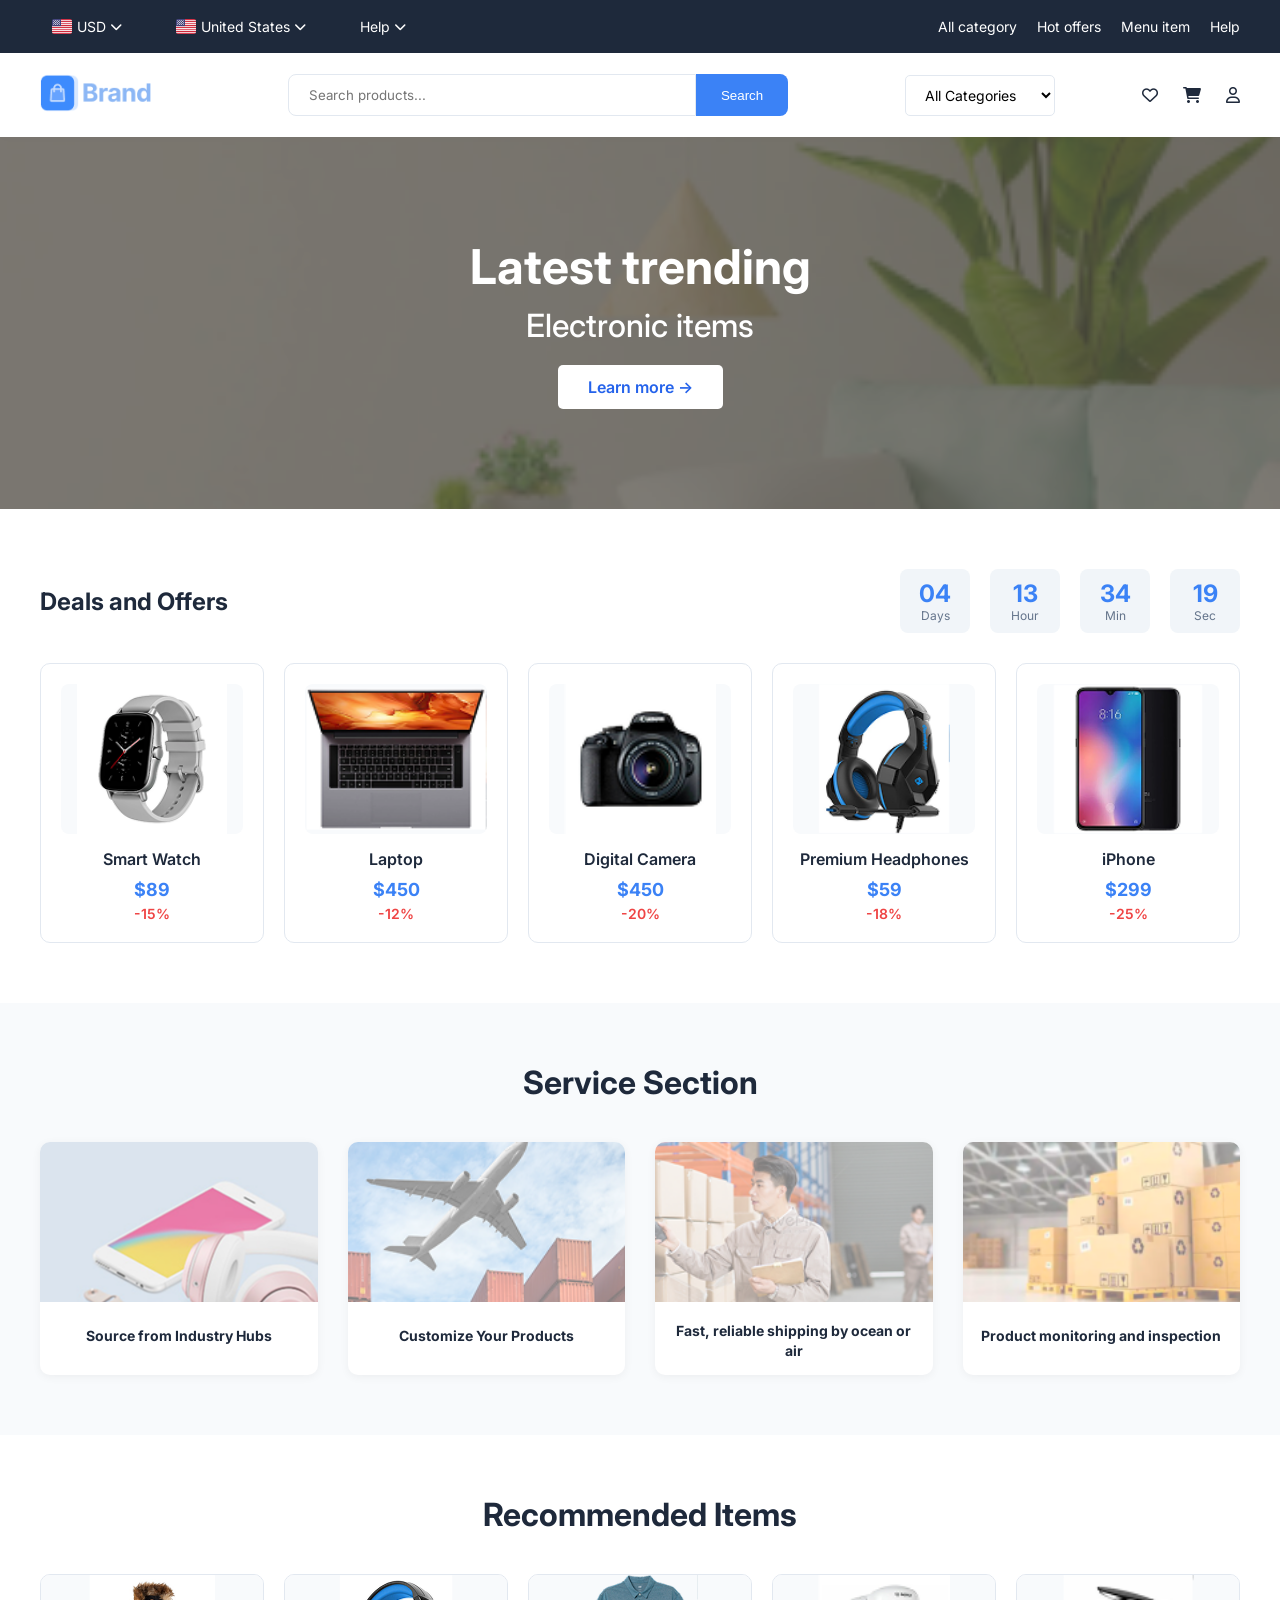
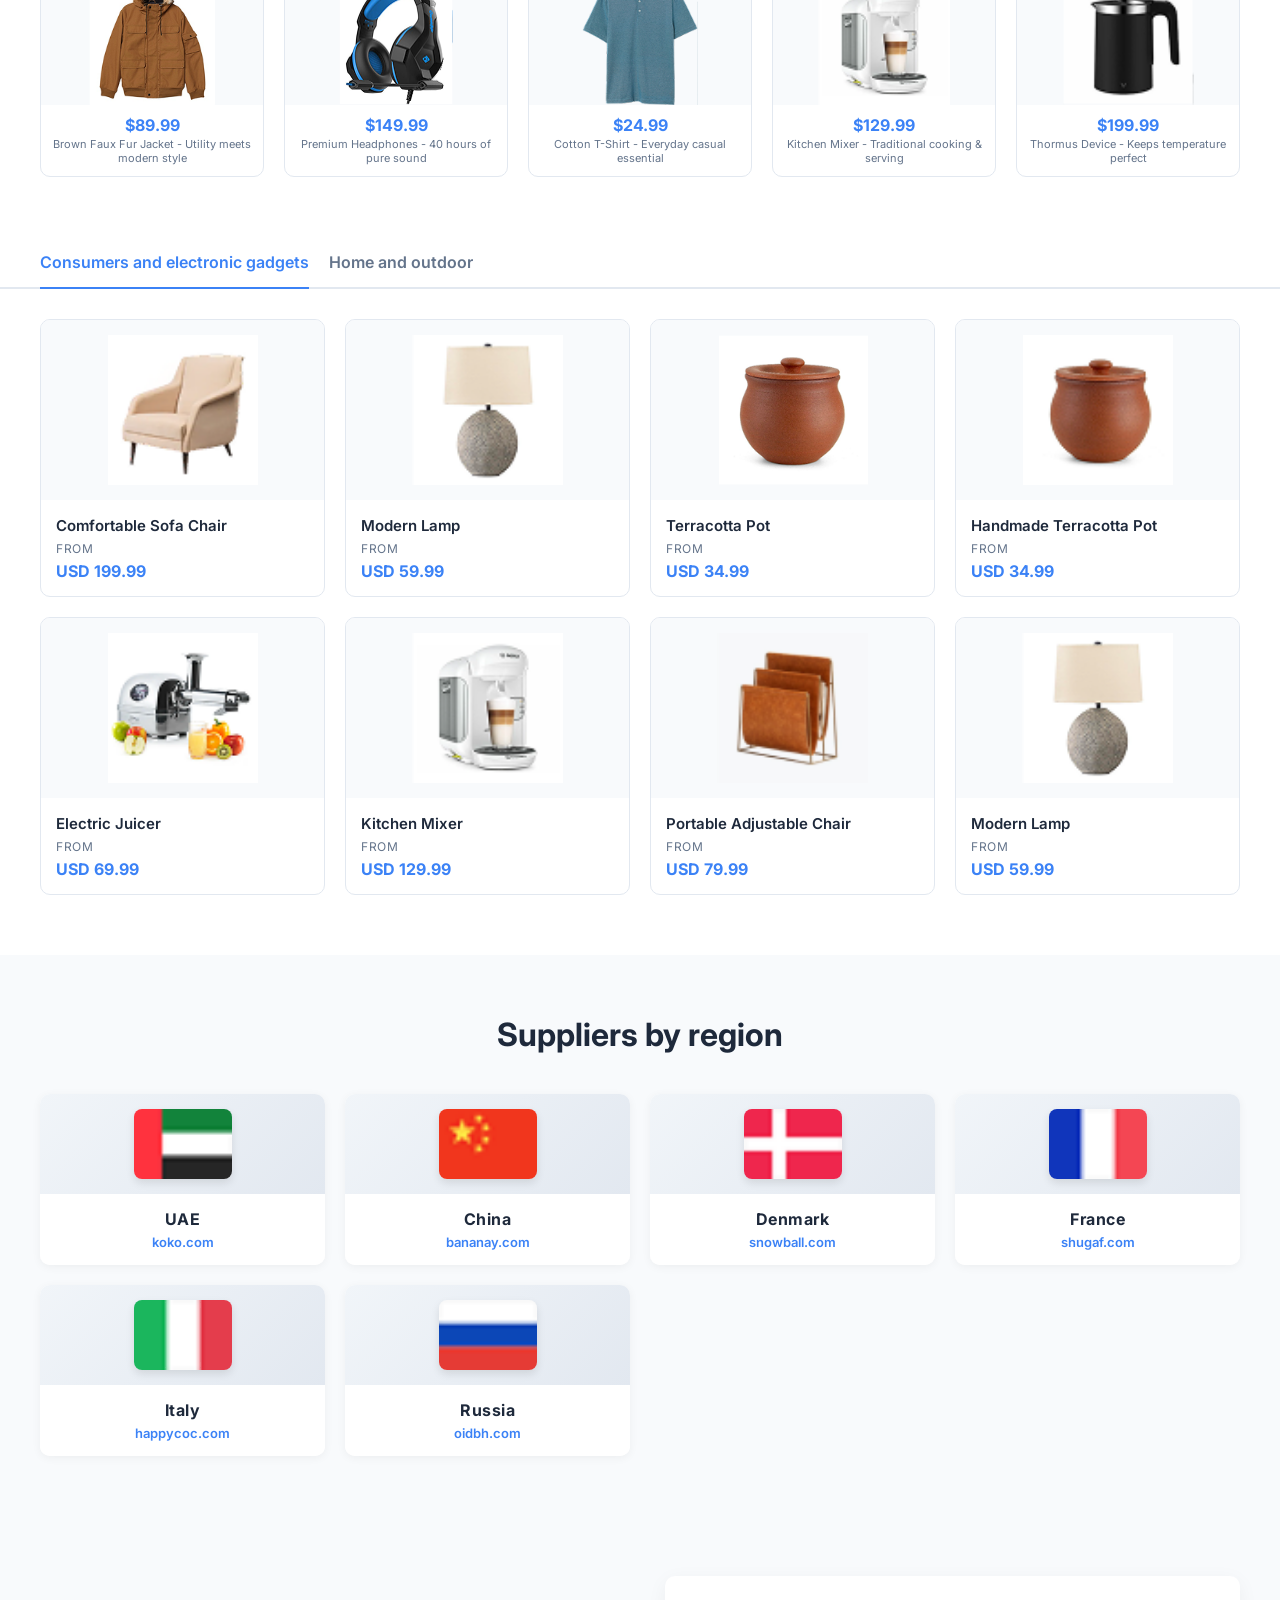
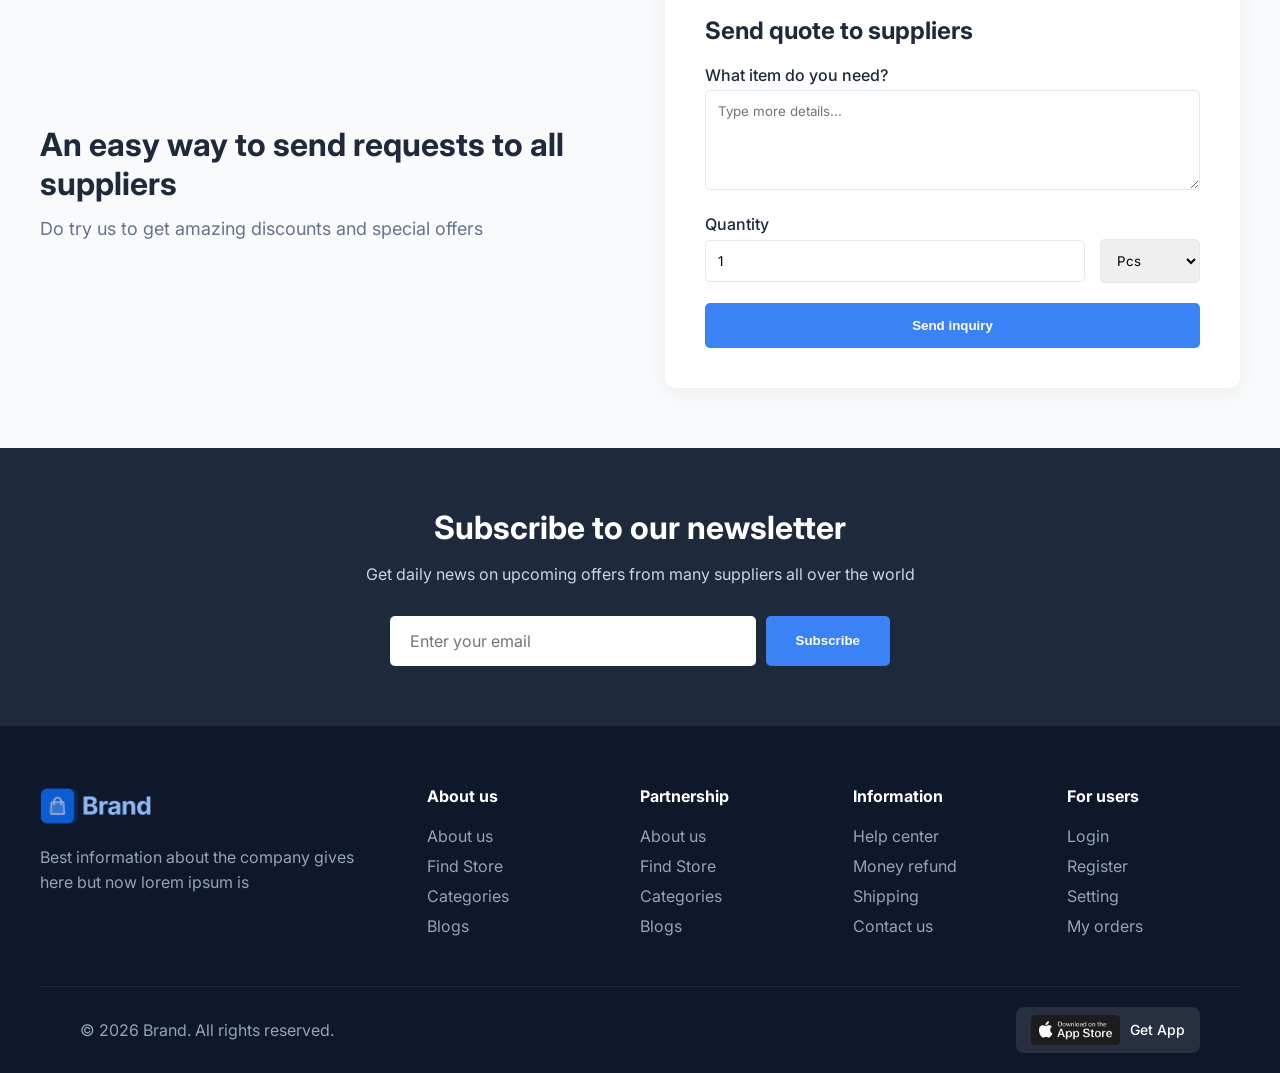
<file: index.html>
<!DOCTYPE html>
<html lang="en">
<head>
    <meta charset="UTF-8">
    <meta name="viewport" content="width=device-width, initial-scale=1.0">
    <title>Brand - Supplier Marketplace</title>
    <link href="https://fonts.googleapis.com/css2?family=Inter:wght@400;500;600;700&display=swap" rel="stylesheet">
    <link rel="stylesheet" href="https://cdnjs.cloudflare.com/ajax/libs/font-awesome/6.0.0/css/all.min.css">
  <style>
    * {
        margin: 0;
        padding: 0;
        box-sizing: border-box;
    }

    body {
        font-family: 'Inter', sans-serif;
        color: #1e293b;
        background: #ffffff;
    }

    /* Top Bar */
    .top-bar {
        background: #1e293b;
        color: white;
        padding: 10px 40px;
        display: flex;
        justify-content: space-between;
        align-items: center;
        font-size: 14px;
        position: relative;
        z-index: 1001;
    }

    .top-bar-left {
        display: flex;
        gap: 30px;
        position: relative;
    }

    /* Dropdown Styles */
    .dropdown {
        position: relative;
        display: inline-block;
    }

    .dropbtn {
        background: transparent;
        color: white;
        border: none;
        cursor: pointer;
        display: flex;
        align-items: center;
        gap: 5px;
        font-size: 14px;
        font-family: 'Inter', sans-serif;
        padding: 8px 12px;
        border-radius: 5px;
        transition: background 0.3s;
    }

    .dropbtn:hover {
        background: rgba(255,255,255,0.1);
    }

    .dropbtn i {
        font-size: 12px;
        transition: transform 0.3s;
    }

    .dropdown-content {
        display: none;
        position: absolute;
        top: 100%;
        left: 0;
        background: white;
        min-width: 300px;
        max-height: 400px;
        overflow-y: auto;
        box-shadow: 0 8px 16px rgba(0,0,0,0.2);
        border-radius: 8px;
        z-index: 10000;
        margin-top: 5px;
        color: #1e293b;
    }

    .dropdown-content.show {
        display: block !important;
    }

    .country-item {
        padding: 15px 20px;
        display: flex;
        align-items: center;
        gap: 15px;
        cursor: pointer;
        transition: all 0.2s;
        border-bottom: 1px solid #e2e8f0;
        background: white;
    }

    .country-item:last-child {
        border-bottom: none;
    }

    .country-item:hover {
        background: #f1f5f9;
    }

    .country-item.selected {
        background: #e6f0ff;
        border-left: 4px solid #3b82f6;
    }

    .country-item img {
        width: 30px;
        height: 20px;
        object-fit: cover;
        border-radius: 3px;
        box-shadow: 0 2px 4px rgba(0,0,0,0.1);
    }

    .country-info {
        flex: 1;
        display: flex;
        flex-direction: column;
    }

    .country-name {
        font-weight: 600;
        font-size: 14px;
        margin-bottom: 3px;
    }

    .country-details {
        display: flex;
        gap: 10px;
        font-size: 12px;
        color: #64748b;
    }

    .currency-code {
        background: #f1f5f9;
        padding: 2px 6px;
        border-radius: 3px;
        font-weight: 600;
    }

    /* Help Dropdown */
    .help-item {
        padding: 15px 20px;
        display: flex;
        align-items: center;
        gap: 15px;
        cursor: pointer;
        transition: background 0.3s;
        border-bottom: 1px solid #e2e8f0;
        background: white;
    }

    .help-item:last-child {
        border-bottom: none;
    }

    .help-item:hover {
        background: #f1f5f9;
    }

    .help-item i {
        width: 30px;
        height: 30px;
        display: flex;
        align-items: center;
        justify-content: center;
        background: #3b82f6;
        color: white;
        border-radius: 50%;
        font-size: 14px;
    }

    .help-text {
        display: flex;
        flex-direction: column;
    }

    .help-label {
        font-size: 11px;
        color: #64748b;
        text-transform: uppercase;
        letter-spacing: 0.5px;
    }

    .help-value {
        font-weight: 600;
        font-size: 14px;
    }

    .top-bar-right {
        display: flex;
        gap: 20px;
    }

    .top-bar-right span {
        display: flex;
        align-items: center;
        gap: 5px;
        cursor: pointer;
        transition: color 0.3s;
    }

    .top-bar-right span:hover {
        color: #3b82f6;
    }

    /* Selected Display */
    .selected-display {
        display: flex;
        align-items: center;
        gap: 5px;
    }

    .selected-display img {
        width: 20px;
        height: 15px;
        object-fit: cover;
        border-radius: 2px;
    }

    /* Main Header */
    .main-header {
        display: flex;
        justify-content: space-between;
        align-items: center;
        padding: 20px 40px;
        background: white;
        box-shadow: 0 2px 10px rgba(0,0,0,0.05);
    }

    .logo img {
        height: 40px;
        width: auto;
        cursor: pointer;
    }

    .search-bar {
        flex: 1;
        max-width: 500px;
        margin: 0 30px;
        display: flex;
        position: relative;
    }

    .search-bar input {
        width: 100%;
        padding: 12px 20px;
        border: 1px solid #e2e8f0;
        border-radius: 8px 0 0 8px;
        font-family: 'Inter', sans-serif;
    }

    .search-bar button {
        padding: 12px 25px;
        background: #3b82f6;
        color: white;
        border: none;
        border-radius: 0 8px 8px 0;
        cursor: pointer;
        font-weight: 500;
    }

    .search-results {
        position: absolute;
        top: 100%;
        left: 0;
        right: 0;
        background: white;
        border: 1px solid #e2e8f0;
        border-radius: 8px;
        box-shadow: 0 5px 20px rgba(0,0,0,0.1);
        max-height: 400px;
        overflow-y: auto;
        display: none;
        z-index: 1000;
        margin-top: 5px;
    }

    .search-result-item {
        display: flex;
        align-items: center;
        gap: 15px;
        padding: 12px;
        border-bottom: 1px solid #e2e8f0;
        cursor: pointer;
        transition: background 0.3s;
    }

    .search-result-item:hover {
        background: #f8fafc;
    }

    .search-result-item img {
        width: 50px;
        height: 50px;
        object-fit: cover;
        border-radius: 5px;
    }

    .search-result-info h4 {
        font-size: 14px;
        margin-bottom: 3px;
    }

    .search-result-info p {
        color: #3b82f6;
        font-weight: 600;
        font-size: 13px;
    }

    .no-results {
        padding: 20px;
        text-align: center;
        color: #64748b;
    }

    .category-dropdown {
        display: flex;
        align-items: center;
        gap: 20px;
    }

    .category-dropdown select {
        padding: 10px 15px;
        border: 1px solid #e2e8f0;
        border-radius: 5px;
        font-family: 'Inter', sans-serif;
        font-size: 14px;
        cursor: pointer;
        background: white;
        min-width: 150px;
    }

    .header-icons {
        display: flex;
        gap: 25px;
        align-items: center;
    }

    .header-icons a {
        color: #1e293b;
        text-decoration: none;
        position: relative;
    }

    .cart-count, .wishlist-count {
        background: #3b82f6;
        color: white;
        border-radius: 50%;
        padding: 2px 6px;
        font-size: 11px;
        position: absolute;
        top: -8px;
        right: -8px;
        display: none;
    }

    /* Hero Section */
    .hero {
        background-image: url('assests/background/Group 969.png');
        background-size: cover;
        background-position: center;
        color: white;
        padding: 100px 40px;
        text-align: center;
        position: relative;
    }

    .hero::before {
        content: '';
        position: absolute;
        top: 0;
        left: 0;
        right: 0;
        bottom: 0;
        background: rgba(0, 0, 0, 0.5);
    }

    .hero-content {
        position: relative;
        z-index: 1;
    }

    .hero h1 {
        font-size: 48px;
        margin-bottom: 10px;
    }

    .hero h2 {
        font-size: 32px;
        margin-bottom: 20px;
        font-weight: 500;
    }

    .hero .learn-more {
        display: inline-block;
        padding: 12px 30px;
        background: white;
        color: #2563eb;
        text-decoration: none;
        border-radius: 5px;
        font-weight: 600;
    }

    /* Deals Section */
    .deals-section {
        padding: 60px 40px;
        max-width: 1400px;
        margin: 0 auto;
    }

    .section-header {
        display: flex;
        justify-content: space-between;
        align-items: center;
        margin-bottom: 30px;
        flex-wrap: wrap;
        gap: 20px;
    }

    .section-header h3 {
        font-size: 24px;
        color: #1e293b;
    }

    .countdown {
        display: flex;
        gap: 20px;
    }

    .countdown-item {
        text-align: center;
        background: #f1f5f9;
        padding: 10px 15px;
        border-radius: 8px;
        min-width: 70px;
    }

    .countdown-number {
        font-size: 24px;
        font-weight: 700;
        color: #3b82f6;
    }

    .countdown-label {
        font-size: 12px;
        color: #64748b;
    }

    .deals-grid {
        display: grid;
        grid-template-columns: repeat(5, 1fr);
        gap: 20px;
    }

    .deal-card {
        background: white;
        border: 1px solid #e2e8f0;
        border-radius: 10px;
        padding: 20px;
        text-align: center;
        transition: all 0.3s;
        cursor: pointer;
    }

    .deal-card:hover {
        transform: translateY(-5px);
        box-shadow: 0 10px 25px rgba(0,0,0,0.1);
    }

    .deal-image {
        width: 100%;
        height: 150px;
        background: #f8fafc;
        border-radius: 8px;
        margin-bottom: 15px;
        overflow: hidden;
        display: flex;
        align-items: center;
        justify-content: center;
    }

    .deal-image img {
        width: 100%;
        height: 100%;
        object-fit: contain;
    }

    .deal-title {
        font-weight: 600;
        margin-bottom: 10px;
    }

    .deal-price {
        color: #3b82f6;
        font-weight: 700;
        font-size: 18px;
    }

    .deal-discount {
        color: #ef4444;
        font-size: 14px;
        font-weight: 600;
        margin-top: 5px;
    }

    /* Service Section */
    .service-section {
        padding: 60px 40px;
        background: #f8fafc;
        max-width: 1400px;
        margin: 0 auto;
    }

    .service-section h2 {
        font-size: 32px;
        margin-bottom: 40px;
        text-align: center;
        color: #1e293b;
    }

    .service-grid {
        display: grid;
        grid-template-columns: repeat(4, 1fr);
        gap: 30px;
    }

    .service-card {
        background: white;
        border-radius: 10px;
        overflow: hidden;
        box-shadow: 0 2px 10px rgba(0,0,0,0.05);
        transition: transform 0.3s;
    }

    .service-card:hover {
        transform: translateY(-5px);
        box-shadow: 0 10px 25px rgba(0,0,0,0.1);
    }

    .service-card img {
        width: 100%;
        height: 160px;
        object-fit: cover;
    }

    .service-card h3 {
        padding: 15px;
        text-align: center;
        font-size: 14px;
        color: #1e293b;
        line-height: 1.4;
        min-height: 60px;
        display: flex;
        align-items: center;
        justify-content: center;
    }

    /* Recommended Items */
    .recommended-section {
        padding: 60px 40px;
        max-width: 1400px;
        margin: 0 auto;
    }

    .recommended-section h2 {
        font-size: 32px;
        margin-bottom: 40px;
        text-align: center;
        color: #1e293b;
    }

    .recommended-grid {
        display: grid;
        grid-template-columns: repeat(5, 1fr);
        gap: 20px;
    }

    .recommended-card {
        background: white;
        border: 1px solid #e2e8f0;
        border-radius: 10px;
        overflow: hidden;
        transition: transform 0.3s;
        cursor: pointer;
    }

    .recommended-card:hover {
        transform: translateY(-5px);
        box-shadow: 0 10px 25px rgba(0,0,0,0.1);
    }

    .recommended-image {
        height: 130px;
        overflow: hidden;
        display: flex;
        align-items: center;
        justify-content: center;
        background: #f8fafc;
    }

    .recommended-image img {
        width: 100%;
        height: 100%;
        object-fit: contain;
    }

    .recommended-info {
        padding: 10px;
        text-align: center;
    }

    .recommended-price {
        font-size: 16px;
        font-weight: 700;
        color: #3b82f6;
        margin-bottom: 2px;
    }

    .recommended-desc {
        color: #64748b;
        font-size: 11px;
        line-height: 1.3;
        display: -webkit-box;
        -webkit-line-clamp: 2;
        line-clamp: 2;
        -webkit-box-orient: vertical;
        overflow: hidden;
    }

    /* Category Tabs */
    .category-tabs {
        display: flex;
        gap: 20px;
        padding: 0 40px;
        max-width: 1400px;
        margin: 0 auto 30px;
        border-bottom: 2px solid #e2e8f0;
    }

    .category-tab {
        padding: 15px 0;
        cursor: pointer;
        font-weight: 600;
        color: #64748b;
        position: relative;
    }

    .category-tab.active {
        color: #3b82f6;
    }

    .category-tab.active::after {
        content: '';
        position: absolute;
        bottom: -2px;
        left: 0;
        width: 100%;
        height: 2px;
        background: #3b82f6;
    }

    /* Products Grid - Fixed */
    .products-grid {
        display: grid;
        grid-template-columns: repeat(4, 1fr);
        gap: 20px;
        padding: 0 40px 60px;
        max-width: 1400px;
        margin: 0 auto;
    }

    .product-item {
        background: white;
        border: 1px solid #e2e8f0;
        border-radius: 10px;
        overflow: hidden;
        transition: all 0.3s;
        cursor: pointer;
        height: 100%;
        display: flex;
        flex-direction: column;
    }

    .product-item:hover {
        transform: translateY(-5px);
        box-shadow: 0 10px 25px rgba(0,0,0,0.1);
    }

    .product-image {
        width: 100%;
        height: 180px;
        background: #f8fafc;
        overflow: hidden;
        display: flex;
        align-items: center;
        justify-content: center;
        padding: 15px;
    }

    .product-image img {
        width: 100%;
        height: 100%;
        object-fit: contain;
        transition: transform 0.5s;
    }

    .product-item:hover .product-image img {
        transform: scale(1.05);
    }

    .product-info {
        padding: 15px;
        flex-grow: 1;
        display: flex;
        flex-direction: column;
    }

    .product-name {
        font-weight: 600;
        font-size: 15px;
        color: #1e293b;
        margin-bottom: 5px;
        line-height: 1.4;
        display: block;
        overflow: visible;
        min-height: auto;
        white-space: normal;
        word-break: break-word;
    }

    .product-from {
        font-size: 12px;
        color: #64748b;
        margin-bottom: 5px;
        text-transform: uppercase;
        letter-spacing: 0.5px;
    }

    .product-price {
        color: #3b82f6;
        font-weight: 700;
        font-size: 16px;
        margin-top: auto;
    }

    /* Suppliers by Region */
    .suppliers-section {
        padding: 60px 40px;
        background: #f8fafc;
        max-width: 1400px;
        margin: 0 auto;
    }

    .suppliers-section h2 {
        font-size: 32px;
        margin-bottom: 40px;
        text-align: center;
        color: #1e293b;
    }

    .suppliers-grid {
        display: grid;
        grid-template-columns: repeat(4, 1fr);
        gap: 20px;
    }

    .supplier-card {
        background: white;
        border-radius: 10px;
        overflow: hidden;
        box-shadow: 0 2px 10px rgba(0,0,0,0.05);
        transition: transform 0.3s;
        cursor: pointer;
        display: flex;
        flex-direction: column;
    }

    .supplier-card:hover {
        transform: translateY(-5px);
        box-shadow: 0 10px 25px rgba(0,0,0,0.1);
    }

    .supplier-flag {
        height: 100px;
        overflow: hidden;
        display: flex;
        align-items: center;
        justify-content: center;
        background: linear-gradient(135deg, #f1f5f9 0%, #e2e8f0 100%);
        padding: 15px;
    }

    .supplier-flag img {
        width: auto;
        height: 100%;
        max-width: 100%;
        object-fit: contain;
        border-radius: 8px;
        box-shadow: 0 4px 8px rgba(0,0,0,0.1);
        transition: transform 0.3s ease;
    }

    .supplier-card:hover .supplier-flag img {
        transform: scale(1.05);
    }

    .supplier-info {
        padding: 15px;
        text-align: center;
        background: white;
    }

    .supplier-country {
        font-size: 16px;
        font-weight: 700;
        color: #1e293b;
        margin-bottom: 5px;
        letter-spacing: 0.5px;
    }

    .supplier-name {
        color: #3b82f6;
        font-weight: 600;
        font-size: 13px;
        word-break: break-word;
    }

    /* Quote Section */
    .quote-section {
        background: #f8fafc;
        padding: 60px 40px;
    }

    .quote-container {
        max-width: 1200px;
        margin: 0 auto;
        display: grid;
        grid-template-columns: 1fr 1fr;
        gap: 50px;
        align-items: center;
    }

    .quote-left h2 {
        font-size: 32px;
        margin-bottom: 15px;
        color: #1e293b;
    }

    .quote-left p {
        color: #64748b;
        font-size: 18px;
    }

    .quote-form {
        background: white;
        padding: 40px;
        border-radius: 10px;
        box-shadow: 0 5px 20px rgba(0,0,0,0.05);
    }

    .quote-form h3 {
        font-size: 24px;
        margin-bottom: 20px;
    }

    .form-group {
        margin-bottom: 20px;
    }

    .form-group label {
        display: block;
        margin-bottom: 5px;
        font-weight: 500;
        color: #1e293b;
    }

    .form-group input,
    .form-group textarea,
    .form-group select {
        width: 100%;
        padding: 12px;
        border: 1px solid #e2e8f0;
        border-radius: 5px;
        font-family: 'Inter', sans-serif;
    }

    .form-group textarea {
        height: 100px;
        resize: vertical;
    }

    .quantity-row {
        display: flex;
        gap: 15px;
        align-items: center;
    }

    .quantity-row input {
        flex: 1;
    }

    .quantity-row select {
        width: 100px;
    }

    .send-inquiry {
        width: 100%;
        padding: 15px;
        background: #3b82f6;
        color: white;
        border: none;
        border-radius: 5px;
        font-weight: 600;
        cursor: pointer;
        transition: background 0.3s;
    }

    .send-inquiry:hover {
        background: #2563eb;
    }

    /* Newsletter Section */
    .newsletter {
        background: #1e293b;
        color: white;
        padding: 60px 40px;
        text-align: center;
    }

    .newsletter-container {
        max-width: 600px;
        margin: 0 auto;
    }

    .newsletter h2 {
        font-size: 32px;
        margin-bottom: 15px;
        color: white;
    }

    .newsletter p {
        color: #cbd5e1;
        margin-bottom: 30px;
        font-size: 16px;
        line-height: 1.5;
    }

    .newsletter-form {
        display: flex;
        max-width: 500px;
        margin: 0 auto;
        gap: 10px;
    }

    .newsletter-form input {
        flex: 1;
        padding: 15px 20px;
        border: none;
        border-radius: 5px;
        font-family: 'Inter', sans-serif;
        font-size: 16px;
    }

    .newsletter-form button {
        padding: 15px 30px;
        background: #3b82f6;
        color: white;
        border: none;
        border-radius: 5px;
        font-weight: 600;
        cursor: pointer;
        white-space: nowrap;
        transition: background 0.3s;
    }

    .newsletter-form button:hover {
        background: #2563eb;
    }

    /* Footer */
    footer {
        background: #0f172a;
        color: white;
        padding: 60px 40px 20px;
    }

    .footer-content {
        display: grid;
        grid-template-columns: 2fr 1fr 1fr 1fr 1fr;
        gap: 40px;
        max-width: 1400px;
        margin: 0 auto 40px;
    }

    .footer-brand p {
        color: #94a3b8;
        margin: 15px 0;
        line-height: 1.6;
    }

    .footer-section h4 {
        margin-bottom: 20px;
        font-size: 16px;
    }

    .footer-section ul {
        list-style: none;
    }

    .footer-section ul li {
        margin-bottom: 10px;
    }

    .footer-section ul li a {
        color: #94a3b8;
        text-decoration: none;
        transition: color 0.3s;
    }

    .footer-section ul li a:hover {
        color: #3b82f6;
    }

    /* Footer Bottom with Get App */
    .footer-bottom {
        border-top: 1px solid #1e293b;
        padding-top: 20px;
    }

    .footer-bottom-content {
        max-width: 1400px;
        margin: 0 auto;
        display: flex;
        justify-content: space-between;
        align-items: center;
        padding: 0 40px;
    }

    .get-app {
        display: flex;
        align-items: center;
        gap: 10px;
        cursor: pointer;
        padding: 8px 15px;
        background: rgba(255,255,255,0.1);
        border-radius: 8px;
        transition: background 0.3s;
    }

    .get-app:hover {
        background: rgba(255,255,255,0.2);
    }

    .get-app img {
        height: 30px;
        width: auto;
    }

    .get-app span {
        color: white;
        font-weight: 500;
        font-size: 14px;
    }

    .footer-bottom p {
        color: #94a3b8;
        margin: 0;
    }

    /* ========== ENHANCED MOBILE RESPONSIVE ========== */

    /* Tablets and small desktops */
    @media (max-width: 1024px) {
        .deals-grid,
        .service-grid,
        .recommended-grid,
        .suppliers-grid {
            grid-template-columns: repeat(3, 1fr);
        }
        
        .products-grid {
            grid-template-columns: repeat(3, 1fr);
        }
    }

    /* Medium devices (tablets, 768px and down) */
    @media (max-width: 768px) {
        /* Top Bar */
        .top-bar {
            flex-direction: column;
            gap: 10px;
            padding: 10px 15px;
        }
        
        .top-bar-left {
            flex-wrap: wrap;
            justify-content: center;
            gap: 10px;
        }
        
        .top-bar-right {
            flex-wrap: wrap;
            justify-content: center;
            gap: 15px;
        }
        
        .dropbtn {
            padding: 6px 10px;
            font-size: 12px;
        }
        
        /* Main Header */
        .main-header {
            flex-direction: column;
            gap: 15px;
            padding: 15px;
        }
        
        .logo img {
            height: 35px;
        }
        
        .search-bar {
            max-width: 100%;
            margin: 5px 0;
        }
        
        .search-bar input {
            padding: 10px;
            font-size: 14px;
        }
        
        .search-bar button {
            padding: 10px 15px;
            white-space: nowrap;
        }
        
        .category-dropdown {
            width: 100%;
        }
        
        .category-dropdown select {
            width: 100%;
        }
        
        /* Hero Section */
        .hero {
            padding: 60px 15px;
        }
        
        .hero h1 {
            font-size: 36px;
        }
        
        .hero h2 {
            font-size: 24px;
        }
        
        /* Grids */
        .deals-grid,
        .service-grid,
        .recommended-grid,
        .suppliers-grid {
            grid-template-columns: repeat(2, 1fr);
            gap: 15px;
        }
        
        .deals-section,
        .service-section,
        .recommended-section,
        .suppliers-section {
            padding: 40px 15px;
        }
        
        .section-header {
            flex-direction: column;
            text-align: center;
            gap: 15px;
        }
        
        .section-header h3 {
            font-size: 22px;
        }
        
        .countdown {
            gap: 10px;
            flex-wrap: wrap;
            justify-content: center;
        }
        
        .countdown-item {
            min-width: 60px;
            padding: 8px 10px;
        }
        
        .countdown-number {
            font-size: 20px;
        }
        
        /* Deal Cards */
        .deal-image {
            height: 120px;
        }
        
        .deal-title {
            font-size: 13px;
        }
        
        .deal-price {
            font-size: 16px;
        }
        
        /* Service Cards */
        .service-card h3 {
            font-size: 13px;
            min-height: 50px;
            padding: 12px;
        }
        
        /* Products Grid */
        .products-grid {
            grid-template-columns: repeat(2, 1fr);
            gap: 15px;
            padding: 0 15px 40px;
        }
        
        .product-image {
            height: 140px;
        }
        
        .product-name {
            font-size: 13px;
        }
        
        .product-price {
            font-size: 14px;
        }
        
        /* Category Tabs */
        .category-tabs {
            padding: 0 15px;
            gap: 15px;
            overflow-x: auto;
            white-space: nowrap;
            justify-content: flex-start;
            -webkit-overflow-scrolling: touch;
        }
        
        .category-tab {
            padding: 12px 0;
            font-size: 14px;
        }
        
        /* Quote Section */
        .quote-container {
            grid-template-columns: 1fr;
            gap: 30px;
            padding: 0 15px;
        }
        
        .quote-left {
            text-align: center;
        }
        
        .quote-left h2 {
            font-size: 28px;
        }
        
        .quote-form {
            padding: 30px 20px;
        }
        
        .quantity-row {
            flex-direction: column;
            gap: 10px;
        }
        
        .quantity-row select {
            width: 100%;
        }
        
        /* Newsletter */
        .newsletter {
            padding: 40px 15px;
        }
        
        .newsletter h2 {
            font-size: 28px;
        }
        
        .newsletter-form {
            flex-direction: column;
            gap: 10px;
        }
        
        .newsletter-form input {
            border-radius: 5px;
        }
        
        .newsletter-form button {
            border-radius: 5px;
        }
        
        /* Footer */
        .footer-content {
            grid-template-columns: repeat(2, 1fr);
            gap: 30px;
            padding: 0 15px;
        }
        
        .footer-bottom-content {
            flex-direction: column;
            gap: 15px;
            text-align: center;
            padding: 0 15px;
        }
        
        .get-app {
            width: 100%;
            justify-content: center;
        }
    }

    /* Small devices (phones, 480px and down) */
    @media (max-width: 480px) {
        /* Top Bar */
        .top-bar-left {
            flex-direction: column;
            align-items: center;
            gap: 8px;
        }
        
        .top-bar-right {
            gap: 12px;
        }
        
        .dropbtn {
            width: 100%;
            justify-content: center;
        }
        
        /* Dropdowns */
        .dropdown-content {
            position: fixed;
            top: auto;
            left: 10px;
            right: 10px;
            width: auto;
            max-height: 80vh;
            z-index: 10000;
        }
        
        /* Hero Section */
        .hero h1 {
            font-size: 28px;
        }
        
        .hero h2 {
            font-size: 18px;
        }
        
        .hero .learn-more {
            padding: 10px 20px;
            font-size: 14px;
        }
        
        /* Grids - All to 1 column */
        .deals-grid,
        .service-grid,
        .recommended-grid,
        .suppliers-grid,
        .products-grid,
        .footer-content {
            grid-template-columns: 1fr;
            gap: 15px;
        }
        
        .deals-section,
        .service-section,
        .recommended-section,
        .suppliers-section {
            padding: 30px 15px;
        }
        
        .section-header h3 {
            font-size: 20px;
        }
        
        /* Countdown */
        .countdown {
            gap: 5px;
        }
        
        .countdown-item {
            min-width: 45px;
            padding: 6px 8px;
        }
        
        .countdown-number {
            font-size: 16px;
        }
        
        .countdown-label {
            font-size: 10px;
        }
        
        /* Deal Cards */
        .deal-card {
            padding: 15px;
        }
        
        .deal-image {
            height: 150px;
        }
        
        /* Service Cards */
        .service-card img {
            height: 140px;
        }
        
        /* Product Cards */
        .product-image {
            height: 160px;
        }
        
        .product-name {
            font-size: 14px;
        }
        
        /* Quote Section */
        .quote-left h2 {
            font-size: 24px;
        }
        
        .quote-left p {
            font-size: 16px;
        }
        
        .quote-form h3 {
            font-size: 20px;
        }
        
        /* Search Results */
        .search-results {
            position: fixed;
            top: auto;
            left: 10px;
            right: 10px;
            max-height: 70vh;
        }
        
        .search-result-item {
            padding: 10px;
        }
        
        .search-result-item img {
            width: 40px;
            height: 40px;
        }
        
        /* Footer */
        .footer-section h4 {
            font-size: 15px;
        }
        
        .footer-section ul li {
            font-size: 13px;
        }
        
        .get-app img {
            height: 25px;
        }
        
        .get-app span {
            font-size: 13px;
        }
    }

    /* Extra small devices (very small phones, 360px and down) */
    @media (max-width: 360px) {
        .hero h1 {
            font-size: 24px;
        }
        
        .hero h2 {
            font-size: 16px;
        }
        
        .countdown-item {
            min-width: 40px;
            padding: 4px 6px;
        }
        
        .countdown-number {
            font-size: 14px;
        }
        
        .countdown-label {
            font-size: 9px;
        }
        
        .product-image {
            height: 140px;
        }
        
        .deal-image {
            height: 120px;
        }
    }

    /* Fix for touch devices */
    @media (hover: none) and (pointer: coarse) {
        .dropbtn:hover,
        .product-card:hover,
        .deal-card:hover,
        .service-card:hover,
        .recommended-card:hover,
        .supplier-card:hover {
            transform: none;
        }
        
        .dropbtn:active,
        .product-card:active,
        .deal-card:active {
            transform: scale(0.98);
        }
    }
</style>
</head>
<body>

    <!-- Top Bar with Click-to-Toggle Dropdowns -->
    <div class="top-bar">
        <div class="top-bar-left">
            <!-- Currency Dropdown -->
            <div class="dropdown" id="currencyDropdown">
                <button class="dropbtn" onclick="toggleDropdown('currencyMenu')">
                    <span class="selected-display" id="currencyDisplay">
                        <img src="assests/flags/US@2x.png" alt="USA" id="currencyFlag">
                        <span>USD</span>
                    </span>
                    <i class="fas fa-chevron-down" id="currencyArrow"></i>
                </button>
                <div class="dropdown-content" id="currencyMenu"></div>
            </div>

            <!-- Ship To Dropdown (Flags) -->
            <div class="dropdown" id="shipToDropdown">
                <button class="dropbtn" onclick="toggleDropdown('countryMenu')">
                    <span class="selected-display" id="countryDisplay">
                        <img src="assests/flags/US@2x.png" alt="USA" id="selectedFlag">
                        <span>United States</span>
                    </span>
                    <i class="fas fa-chevron-down" id="countryArrow"></i>
                </button>
                <div class="dropdown-content" id="countryMenu"></div>
            </div>

            <!-- Help Dropdown -->
            <div class="dropdown" id="helpDropdown">
                <button class="dropbtn" onclick="toggleDropdown('helpMenu')">
                    <span>Help</span>
                    <i class="fas fa-chevron-down" id="helpArrow"></i>
                </button>
                <div class="dropdown-content" id="helpMenu">
                    <div class="help-item" onclick="contactHelp('email');">
                        <i class="fas fa-envelope"></i>
                        <div class="help-text">
                            <span class="help-label">Email</span>
                            <span class="help-value">support@brand.com</span>
                        </div>
                    </div>
                    <div class="help-item" onclick="contactHelp('phone');">
                        <i class="fas fa-phone"></i>
                        <div class="help-text">
                            <span class="help-label">Phone</span>
                            <span class="help-value">+1 (800) 123-4567</span>
                        </div>
                    </div>
                    <div class="help-item" onclick="contactHelp('chat');">
                        <i class="fas fa-comment"></i>
                        <div class="help-text">
                            <span class="help-label">Live Chat</span>
                            <span class="help-value">24/7 Support</span>
                        </div>
                    </div>
                </div>
            </div>
        </div>

        <div class="top-bar-right">
            <span onclick="location.href='products.html?category=all'">All category</span>
            <span onclick="location.href='products.html?category=hot'">Hot offers</span>
            <span>Menu item</span>
            <span>Help</span>
        </div>
    </div>

    <!-- Main Header -->
    <div class="main-header">
        <div class="logo" onclick="location.href='index.html'">
            <img src="assests/logo/logo-colored.png" alt="Brand Logo">
        </div>
        
        <div class="search-bar">
            <input type="text" id="searchInput" placeholder="Search products...">
            <button id="searchButton">Search</button>
            <div class="search-results" id="searchResults"></div>
        </div>

        <div class="category-dropdown">
            <select id="categorySelect" onchange="navigateToCategory()">
                <option value="all">All Categories</option>
                <option value="electronics">Electronics</option>
                <option value="tech">Technology</option>
                <option value="cloth">Clothing</option>
                <option value="interior">Interior</option>
            </select>
        </div>

        <div class="header-icons">
            <a href="wishlist.html"><i class="far fa-heart"></i><span class="wishlist-count" id="wishlistCount">0</span></a>
            <a href="cart.html"><i class="fas fa-shopping-cart"></i><span class="cart-count" id="cartCount">0</span></a>
            <a href="#"><i class="far fa-user"></i></a>
        </div>
    </div>

    <!-- Hero Section -->
    <section class="hero">
        <div class="hero-content">
            <h1>Latest trending</h1>
            <h2>Electronic items</h2>
            <a href="products.html" class="learn-more">Learn more →</a>
        </div>
    </section>

    <!-- Deals and Offers -->
    <section class="deals-section">
        <div class="section-header">
            <h3>Deals and Offers</h3>
            <div class="countdown">
                <div class="countdown-item">
                    <div class="countdown-number" id="days">04</div>
                    <div class="countdown-label">Days</div>
                </div>
                <div class="countdown-item">
                    <div class="countdown-number" id="hours">13</div>
                    <div class="countdown-label">Hour</div>
                </div>
                <div class="countdown-item">
                    <div class="countdown-number" id="minutes">34</div>
                    <div class="countdown-label">Min</div>
                </div>
                <div class="countdown-item">
                    <div class="countdown-number" id="seconds">21</div>
                    <div class="countdown-label">Sec</div>
                </div>
            </div>
        </div>

        <div class="deals-grid">
            <div class="deal-card" onclick="location.href='product-details.html?id=17'">
                <div class="deal-image">
                    <img src="assests/tech/8.png" alt="Smart Watch">
                </div>
                <div class="deal-title">Smart Watch</div>
                <div class="deal-price">$89</div>
                <div class="deal-discount">-15%</div>
            </div>
            <div class="deal-card" onclick="location.href='product-details.html?id=22'">
                <div class="deal-image">
                    <img src="assests/tech/image 34.png" alt="Laptop">
                </div>
                <div class="deal-title">Laptop</div>
                <div class="deal-price">$450</div>
                <div class="deal-discount">-12%</div>
            </div>
            <div class="deal-card" onclick="location.href='product-details.html?id=16'">
                <div class="deal-image">
                    <img src="assests/tech/6.png" alt="Digital Camera">
                </div>
                <div class="deal-title">Digital Camera</div>
                <div class="deal-price">$450</div>
                <div class="deal-discount">-20%</div>
            </div>
            <div class="deal-card" onclick="location.href='product-details.html?id=19'">
                <div class="deal-image">
                    <img src="assests/tech/image 29.png" alt="Premium Headphones">
                </div>
                <div class="deal-title">Premium Headphones</div>
                <div class="deal-price">$59</div>
                <div class="deal-discount">-18%</div>
            </div>
            <div class="deal-card" onclick="location.href='product-details.html?id=18'">
                <div class="deal-image">
                    <img src="assests/tech/image 23.png" alt="iPhone">
                </div>
                <div class="deal-title">iPhone</div>
                <div class="deal-price">$299</div>
                <div class="deal-discount">-25%</div>
            </div>
        </div>
    </section>

    <!-- Service Section with images from services folder -->
    <section class="service-section">
        <h2>Service Section</h2>
        <div class="service-grid">
            <div class="service-card">
                <img src="assests/services/image 98.png" alt="Source from Industry Hubs">
                <h3>Source from Industry Hubs</h3>
            </div>
            <div class="service-card">
                <img src="assests/services/image 106.png" alt="Customize Your Products">
                <h3>Customize Your Products</h3>
            </div>
            <div class="service-card">
                <img src="assests/services/image 107.png" alt="Fast, reliable shipping by ocean or air">
                <h3>Fast, reliable shipping by ocean or air</h3>
            </div>
            <div class="service-card">
                <img src="assests/services/Mask group.png" alt="Product monitoring and inspection">
                <h3>Product monitoring and inspection</h3>
            </div>
        </div>
    </section>

    <!-- Recommended Items -->
<section class="recommended-section">
    <h2>Recommended Items</h2>
    <div class="recommended-grid">
        <div class="recommended-card" onclick="location.href='product-details.html?id=1'">
            <div class="recommended-image">
                <img src="assests/cloth/2 1.png" alt="Utility meets modern style">
            </div>
            <div class="recommended-info">
                <div class="recommended-price">$89.99</div>
                <div class="recommended-desc">Brown Faux Fur Jacket - Utility meets modern style</div>
            </div>
        </div>
        <div class="recommended-card" onclick="location.href='product-details.html?id=19'">
            <div class="recommended-image">
                <img src="assests/tech/image 29.png" alt="40 hours of pure sound">
            </div>
            <div class="recommended-info">
                <div class="recommended-price">$149.99</div>
                <div class="recommended-desc">Premium Headphones - 40 hours of pure sound</div>
            </div>
        </div>
        <div class="recommended-card" onclick="location.href='product-details.html?id=3'">
            <div class="recommended-image">
                <img src="assests/cloth/Bitmap.png" alt="Everyday casual essential">
            </div>
            <div class="recommended-info">
                <div class="recommended-price">$24.99</div>
                <div class="recommended-desc">Cotton T-Shirt - Everyday casual essential</div>
            </div>
        </div>
        <div class="recommended-card" onclick="location.href='product-details.html?id=11'">
            <div class="recommended-image">
                <img src="assests/interior/8.png" alt="Traditional cooking & serving">
            </div>
            <div class="recommended-info">
                <div class="recommended-price">$129.99</div>
                <div class="recommended-desc">Kitchen Mixer - Traditional cooking & serving</div>
            </div>
        </div>
        <div class="recommended-card" onclick="location.href='product-details.html?id=23'">
            <div class="recommended-image">
                <img src="assests/tech/image 85.png" alt="Keeps temperature perfect">
            </div>
            <div class="recommended-info">
                <div class="recommended-price">$199.99</div>
                <div class="recommended-desc">Thormus Device - Keeps temperature perfect</div>
            </div>
        </div>
    </div>
</section>

    <!-- Category Tabs -->
    <div class="category-tabs">
        <span class="category-tab active" onclick="switchCategory('electronics')">Consumers and electronic gadgets</span>
        <span class="category-tab" onclick="switchCategory('home')">Home and outdoor</span>
    </div>

    <!-- Products Grid with consistent sizing and details matching products page -->
    <div class="products-grid" id="productsGrid">
        <!-- Electronics Category - Interior Products -->
        <div class="product-item electronics" onclick="location.href='product-details.html?id=7'">
            <div class="product-image">
                <img src="assests/interior/1.png" alt="Comfortable Sofa Chair">
            </div>
            <div class="product-info">
                <div class="product-name">Comfortable Sofa Chair</div>
                <div class="product-from">From</div>
                <div class="product-price">USD 199.99</div>
            </div>
        </div>
        <div class="product-item electronics" onclick="location.href='product-details.html?id=9'">
            <div class="product-image">
                <img src="assests/interior/6.png" alt="Modern Lamp">
            </div>
            <div class="product-info">
                <div class="product-name">Modern Lamp</div>
                <div class="product-from">From</div>
                <div class="product-price">USD 59.99</div>
            </div>
        </div>
        <div class="product-item electronics" onclick="location.href='product-details.html?id=14'">
            <div class="product-image">
                <img src="assests/interior/image 90.png" alt="Terracotta Pot">
            </div>
            <div class="product-info">
                <div class="product-name">Terracotta Pot</div>
                <div class="product-from">From</div>
                <div class="product-price">USD 34.99</div>
            </div>
        </div>
        <div class="product-item electronics" onclick="location.href='product-details.html?id=8'">
            <div class="product-image">
                <img src="assests/interior/3.png" alt="Handmade Terracotta Pot">
            </div>
            <div class="product-info">
                <div class="product-name">Handmade Terracotta Pot</div>
                <div class="product-from">From</div>
                <div class="product-price">USD 34.99</div>
            </div>
        </div>
        <div class="product-item electronics" onclick="location.href='product-details.html?id=12'">
            <div class="product-image">
                <img src="assests/interior/9.png" alt="Electric Juicer">
            </div>
            <div class="product-info">
                <div class="product-name">Electric Juicer</div>
                <div class="product-from">From</div>
                <div class="product-price">USD 69.99</div>
            </div>
        </div>
        <div class="product-item electronics" onclick="location.href='product-details.html?id=11'">
            <div class="product-image">
                <img src="assests/interior/8.png" alt="Kitchen Mixer">
            </div>
            <div class="product-info">
                <div class="product-name">Kitchen Mixer</div>
                <div class="product-from">From</div>
                <div class="product-price">USD 129.99</div>
            </div>
        </div>
        <div class="product-item electronics" onclick="location.href='product-details.html?id=10'">
            <div class="product-image">
                <img src="assests/interior/7.png" alt="Portable Adjustable Chair">
            </div>
            <div class="product-info">
                <div class="product-name">Portable Adjustable Chair</div>
                <div class="product-from">From</div>
                <div class="product-price">USD 79.99</div>
            </div>
        </div>
        <div class="product-item electronics" onclick="location.href='product-details.html?id=9'">
            <div class="product-image">
                <img src="assests/interior/6.png" alt="Modern Lamp">
            </div>
            <div class="product-info">
                <div class="product-name">Modern Lamp</div>
                <div class="product-from">From</div>
                <div class="product-price">USD 59.99</div>
            </div>
        </div>
        
        <!-- Home and Outdoor Category - Tech Products (initially hidden) -->
        <div class="product-item home" style="display: none;" onclick="location.href='product-details.html?id=17'">
            <div class="product-image">
                <img src="assests/tech/8.png" alt="Smart Watch">
            </div>
            <div class="product-info">
                <div class="product-name">Smart Watch</div>
                <div class="product-from">From</div>
                <div class="product-price">USD 179.99</div>
            </div>
        </div>
        <div class="product-item home" style="display: none;" onclick="location.href='product-details.html?id=16'">
            <div class="product-image">
                <img src="assests/tech/6.png" alt="Digital Camera">
            </div>
            <div class="product-info">
                <div class="product-name">Digital Camera</div>
                <div class="product-from">From</div>
                <div class="product-price">USD 249.99</div>
            </div>
        </div>
        <div class="product-item home" style="display: none;" onclick="location.href='product-details.html?id=24'">
            <div class="product-image">
                <img src="assests/tech/image 86.png" alt="Wireless Headphones">
            </div>
            <div class="product-info">
                <div class="product-name">Wireless Headphones</div>
                <div class="product-from">From</div>
                <div class="product-price">USD 89.99</div>
            </div>
        </div>
        <div class="product-item home" style="display: none;" onclick="location.href='product-details.html?id=23'">
            <div class="product-image">
                <img src="assests/tech/image 85.png" alt="Thormus Device">
            </div>
            <div class="product-info">
                <div class="product-name">Thormus Device</div>
                <div class="product-from">From</div>
                <div class="product-price">USD 199.99</div>
            </div>
        </div>
    </div>

   <!-- Suppliers by Region -->
<section class="suppliers-section">
    <h2>Suppliers by region</h2>
    <div class="suppliers-grid">
        <div class="supplier-card">
            <div class="supplier-flag">
                <img src="assests/flags/AE@2x.png" alt="UAE Flag">
            </div>
            <div class="supplier-info">
                <div class="supplier-country">UAE</div>
                <div class="supplier-name">koko.com</div>
            </div>
        </div>
        <div class="supplier-card">
            <div class="supplier-flag">
                <img src="assests/flags/CN@2x.png" alt="China Flag">
            </div>
            <div class="supplier-info">
                <div class="supplier-country">China</div>
                <div class="supplier-name">bananay.com</div>
            </div>
        </div>
        <div class="supplier-card">
            <div class="supplier-flag">
                <img src="assests/flags/DK@2x.png" alt="Denmark Flag">
            </div>
            <div class="supplier-info">
                <div class="supplier-country">Denmark</div>
                <div class="supplier-name">snowball.com</div>
            </div>
        </div>
        <div class="supplier-card">
            <div class="supplier-flag">
                <img src="assests/flags/FR@2x.png" alt="France Flag">
            </div>
            <div class="supplier-info">
                <div class="supplier-country">France</div>
                <div class="supplier-name">shugaf.com</div>
            </div>
        </div>
        <div class="supplier-card">
            <div class="supplier-flag">
                <img src="assests/flags/IT@2x.png" alt="Italy Flag">
            </div>
            <div class="supplier-info">
                <div class="supplier-country">Italy</div>
                <div class="supplier-name">happycoc.com</div>
            </div>
        </div>
        <div class="supplier-card">
            <div class="supplier-flag">
                <img src="assests/flags/RU@2x.png" alt="Russia Flag">
            </div>
            <div class="supplier-info">
                <div class="supplier-country">Russia</div>
                <div class="supplier-name">oidbh.com</div>
            </div>
        </div>
    </div>
</section>

   <!-- Quote Section -->
<section class="quote-section">
    <div class="quote-container">
        <div class="quote-left">
            <h2>An easy way to send requests to all suppliers</h2>
            <p>Do try us to get amazing discounts and special offers</p>
        </div>
        <div class="quote-form">
            <h3>Send quote to suppliers</h3>
            <form id="quoteForm" onsubmit="handleQuoteSubmit(event)">
                <div class="form-group">
                    <label>What item do you need?</label>
                    <textarea placeholder="Type more details..."></textarea>
                </div>
                <div class="form-group">
                    <label>Quantity</label>
                    <div class="quantity-row">
                        <input type="number" value="1" min="1">
                        <select>
                            <option>Pcs</option>
                            <option>Box</option>
                            <option>Kg</option>
                        </select>
                    </div>
                </div>
                <button type="submit" class="send-inquiry">Send inquiry</button>
            </form>
        </div>
    </div>
</section>

<!-- Newsletter -->
<section class="newsletter">
    <div class="newsletter-container">
        <h2>Subscribe to our newsletter</h2>
        <p>Get daily news on upcoming offers from many suppliers all over the world</p>
        <form class="newsletter-form" onsubmit="handleNewsletter(event)">
            <input type="email" placeholder="Enter your email" required>
            <button type="submit">Subscribe</button>
        </form>
    </div>
</section>

    <!-- Footer -->
    <footer>
        <div class="footer-content">
            <div class="footer-brand">
                <div class="logo" onclick="location.href='index.html'">
                    <img src="assests/logo/logo-colored.png" alt="Brand Logo" style="height: 40px;">
                </div>
                <p>Best information about the company gives here but now lorem ipsum is</p>
            </div>
            <div class="footer-section">
                <h4>About us</h4>
                <ul>
                    <li><a href="#about">About us</a></li>
                    <li><a href="#">Find Store</a></li>
                    <li><a href="#">Categories</a></li>
                    <li><a href="#">Blogs</a></li>
                </ul>
            </div>
            <div class="footer-section">
                <h4>Partnership</h4>
                <ul>
                    <li><a href="#">About us</a></li>
                    <li><a href="#">Find Store</a></li>
                    <li><a href="#">Categories</a></li>
                    <li><a href="#">Blogs</a></li>
                </ul>
            </div>
            <div class="footer-section">
                <h4>Information</h4>
                <ul>
                    <li><a href="#">Help center</a></li>
                    <li><a href="#">Money refund</a></li>
                    <li><a href="#">Shipping</a></li>
                    <li><a href="#">Contact us</a></li>
                </ul>
            </div>
            <div class="footer-section">
                <h4>For users</h4>
                <ul>
                    <li><a href="#">Login</a></li>
                    <li><a href="#">Register</a></li>
                    <li><a href="#">Setting</a></li>
                    <li><a href="#">My orders</a></li>
                </ul>
            </div>
        </div>

        <!-- Get App Section with Logo from misc folder -->
        <div class="footer-bottom">
            <div class="footer-bottom-content">
                <p>© 2026 Brand. All rights reserved.</p>
                <div class="get-app" onclick="openAppStore()">
                    <img src="assests/misc/market-button.png" alt="Get it on App Store">
                    <span>Get App</span>
                </div>
            </div>
        </div>
    </footer>

    <script>
        // Country database with flags, currencies, and codes
        const countries = [
            { 
                name: 'United States', 
                code: 'US', 
                currency: 'USD', 
                currencySymbol: '$',
                flag: 'assests/flags/US@2x.png',
                phone: '+1'
            },
            { 
                name: 'United Kingdom', 
                code: 'GB', 
                currency: 'GBP', 
                currencySymbol: '£',
                flag: 'assests/flags/GB@2x.png',
                phone: '+44'
            },
            { 
                name: 'UAE', 
                code: 'AE', 
                currency: 'AED', 
                currencySymbol: 'د.إ',
                flag: 'assests/flags/AE@2x.png',
                phone: '+971'
            },
            { 
                name: 'France', 
                code: 'FR', 
                currency: 'EUR', 
                currencySymbol: '€',
                flag: 'assests/flags/FR@2x.png',
                phone: '+33'
            },
            { 
                name: 'Germany', 
                code: 'DE', 
                currency: 'EUR', 
                currencySymbol: '€',
                flag: 'assests/flags/DE@2x.png',
                phone: '+49'
            },
            { 
                name: 'Italy', 
                code: 'IT', 
                currency: 'EUR', 
                currencySymbol: '€',
                flag: 'assests/flags/IT@2x.png',
                phone: '+39'
            },
            { 
                name: 'Russia', 
                code: 'RU', 
                currency: 'RUB', 
                currencySymbol: '₽',
                flag: 'assests/flags/RU@2x.png',
                phone: '+7'
            },
            { 
                name: 'Denmark', 
                code: 'DK', 
                currency: 'DKK', 
                currencySymbol: 'kr',
                flag: 'assests/flags/DK@2x.png',
                phone: '+45'
            }
        ];

        // Current selected country (default: USA)
        let currentCountry = countries[0];

        // Toggle dropdown on click
        window.toggleDropdown = function(menuId) {
            const menu = document.getElementById(menuId);
            const allMenus = ['currencyMenu', 'countryMenu', 'helpMenu'];
            
            // Close all other dropdowns
            allMenus.forEach(id => {
                if (id !== menuId) {
                    const otherMenu = document.getElementById(id);
                    if (otherMenu) otherMenu.classList.remove('show');
                }
            });
            
            // Toggle current dropdown
            menu.classList.toggle('show');
            
            // Rotate arrow
            const arrowId = menuId === 'currencyMenu' ? 'currencyArrow' : 
                           (menuId === 'countryMenu' ? 'countryArrow' : 'helpArrow');
            const arrow = document.getElementById(arrowId);
            if (arrow) {
                arrow.style.transform = menu.classList.contains('show') ? 'rotate(180deg)' : 'rotate(0)';
            }
        };

        // Close dropdowns when clicking outside
        document.addEventListener('click', function(event) {
            const isDropdownButton = event.target.closest('.dropbtn');
            const isDropdownContent = event.target.closest('.dropdown-content');
            
            if (!isDropdownButton && !isDropdownContent) {
                // Close all dropdowns
                document.querySelectorAll('.dropdown-content').forEach(menu => {
                    menu.classList.remove('show');
                });
                // Reset all arrows
                document.querySelectorAll('.dropbtn i').forEach(arrow => {
                    arrow.style.transform = 'rotate(0)';
                });
            }
        });

        // Initialize dropdowns
        function initializeDropdowns() {
            const currencyMenu = document.getElementById('currencyMenu');
            const countryMenu = document.getElementById('countryMenu');
            
            // Clear existing content
            currencyMenu.innerHTML = '';
            countryMenu.innerHTML = '';
            
            // Populate currency dropdown
            countries.forEach(country => {
                const item = document.createElement('div');
                item.className = `country-item ${country.code === currentCountry.code ? 'selected' : ''}`;
                item.setAttribute('onclick', `selectCountry('${country.code}'); event.stopPropagation();`);
                item.innerHTML = `
                    <img src="${country.flag}" alt="${country.name}">
                    <div class="country-info">
                        <span class="country-name">${country.name}</span>
                        <div class="country-details">
                            <span class="currency-code">${country.currency}</span>
                            <span>${country.currencySymbol}</span>
                        </div>
                    </div>
                `;
                currencyMenu.appendChild(item);
            });

            // Populate country dropdown
            countries.forEach(country => {
                const item = document.createElement('div');
                item.className = `country-item ${country.code === currentCountry.code ? 'selected' : ''}`;
                item.setAttribute('onclick', `selectCountry('${country.code}'); event.stopPropagation();`);
                item.innerHTML = `
                    <img src="${country.flag}" alt="${country.name}">
                    <div class="country-info">
                        <span class="country-name">${country.name}</span>
                        <span class="country-details">${country.currency} · ${country.phone}</span>
                    </div>
                `;
                countryMenu.appendChild(item);
            });
        }

        // Select country function
        window.selectCountry = function(countryCode) {
            // Find the selected country by code
            const selectedCountry = countries.find(c => c.code === countryCode);
            if (!selectedCountry) {
                console.error('Country not found:', countryCode);
                return;
            }
            
            currentCountry = selectedCountry;
            
            // Update currency display
            document.getElementById('currencyFlag').src = selectedCountry.flag;
            document.getElementById('currencyDisplay').innerHTML = `
                <img src="${selectedCountry.flag}" alt="${selectedCountry.name}">
                <span>${selectedCountry.currency}</span>
            `;
            
            // Update country display
            document.getElementById('selectedFlag').src = selectedCountry.flag;
            document.getElementById('countryDisplay').innerHTML = `
                <img src="${selectedCountry.flag}" alt="${selectedCountry.name}">
                <span>${selectedCountry.name}</span>
            `;
            
            // Remove selected class from all items
            document.querySelectorAll('.country-item').forEach(item => {
                item.classList.remove('selected');
            });
            
            // Add selected class to items with matching country code
            document.querySelectorAll('.country-item').forEach(item => {
                const onclickAttr = item.getAttribute('onclick');
                if (onclickAttr && onclickAttr.includes(`'${countryCode}'`)) {
                    item.classList.add('selected');
                }
            });
            
            // Close all dropdowns after selection
            document.querySelectorAll('.dropdown-content').forEach(menu => {
                menu.classList.remove('show');
            });
            
            // Reset all arrows
            document.querySelectorAll('.dropbtn i').forEach(arrow => {
                arrow.style.transform = 'rotate(0)';
            });
            
            // Show notification
            showNotification(`Currency changed to ${selectedCountry.currency} (${selectedCountry.name})`);
        };

        // Help dropdown functions
        window.contactHelp = function(type) {
            if (type === 'email') {
                window.location.href = 'mailto:support@brand.com';
            } else if (type === 'phone') {
                window.location.href = 'tel:+18001234567';
            } else if (type === 'chat') {
                alert('Live chat would open here. This is a demo.');
            }
            
            // Close help dropdown after action
            document.getElementById('helpMenu').classList.remove('show');
            document.getElementById('helpArrow').style.transform = 'rotate(0)';
        };

        // Navigation function for category dropdown
        window.navigateToCategory = function() {
            const select = document.getElementById('categorySelect');
            const category = select.value;
            
            if (category === 'all') {
                location.href = 'products.html';
            } else if (category === 'electronics' || category === 'tech') {
                location.href = 'products.html?category=tech';
            } else if (category === 'cloth') {
                location.href = 'products.html?category=cloth';
            } else if (category === 'interior') {
                location.href = 'products.html?category=interior';
            }
        };

        // Category switching for homepage tabs
        window.switchCategory = function(category) {
            const electronics = document.querySelectorAll('.electronics');
            const home = document.querySelectorAll('.home');
            const tabs = document.querySelectorAll('.category-tab');
            
            if (category === 'electronics') {
                electronics.forEach(item => item.style.display = 'block');
                home.forEach(item => item.style.display = 'none');
                tabs[0].classList.add('active');
                tabs[1].classList.remove('active');
            } else {
                electronics.forEach(item => item.style.display = 'none');
                home.forEach(item => item.style.display = 'block');
                tabs[0].classList.remove('active');
                tabs[1].classList.add('active');
            }
        };

        // Countdown Timer
        function startCountdown() {
            let days = 4;
            let hours = 13;
            let minutes = 34;
            let seconds = 21;

            function updateTimer() {
                if (seconds > 0) {
                    seconds--;
                } else {
                    if (minutes > 0) {
                        minutes--;
                        seconds = 59;
                    } else {
                        if (hours > 0) {
                            hours--;
                            minutes = 59;
                            seconds = 59;
                        } else {
                            if (days > 0) {
                                days--;
                                hours = 23;
                                minutes = 59;
                                seconds = 59;
                            }
                        }
                    }
                }

                document.getElementById('days').textContent = String(days).padStart(2, '0');
                document.getElementById('hours').textContent = String(hours).padStart(2, '0');
                document.getElementById('minutes').textContent = String(minutes).padStart(2, '0');
                document.getElementById('seconds').textContent = String(seconds).padStart(2, '0');
            }

            setInterval(updateTimer, 1000);
        }

        // Update cart and wishlist counts
        function updateCounts() {
            const cart = JSON.parse(localStorage.getItem('cart')) || [];
            const wishlist = JSON.parse(localStorage.getItem('wishlist')) || [];
            
            const cartCount = document.getElementById('cartCount');
            const wishlistCount = document.getElementById('wishlistCount');
            
            const cartTotal = cart.reduce((sum, item) => sum + item.quantity, 0);
            if (cartCount) {
                cartCount.textContent = cartTotal;
                cartCount.style.display = cartTotal > 0 ? 'inline' : 'none';
            }
            
            if (wishlistCount) {
                wishlistCount.textContent = wishlist.length;
                wishlistCount.style.display = wishlist.length > 0 ? 'inline' : 'none';
            }
        }

        // Form handlers
        window.handleQuoteSubmit = function(e) {
            e.preventDefault();
            alert('Quote request sent successfully! Suppliers will contact you soon.');
            e.target.reset();
        };

        window.handleNewsletter = function(e) {
            e.preventDefault();
            alert('Thank you for subscribing to our newsletter!');
            e.target.reset();
        };

        // Get App function
        window.openAppStore = function() {
            window.open('https://apps.apple.com', '_blank');
        };

        // Notification function
        function showNotification(message) {
            const notification = document.createElement('div');
            notification.textContent = message;
            notification.style.cssText = `
                position: fixed;
                bottom: 20px;
                right: 20px;
                background: #3b82f6;
                color: white;
                padding: 12px 20px;
                border-radius: 5px;
                box-shadow: 0 5px 15px rgba(0,0,0,0.2);
                z-index: 9999;
                animation: slideIn 0.3s ease;
            `;
            
            document.body.appendChild(notification);
            
            setTimeout(() => {
                notification.style.animation = 'slideOut 0.3s ease';
                setTimeout(() => {
                    document.body.removeChild(notification);
                }, 300);
            }, 2000);
        }

        // Search functionality
        const allProducts = [
            { id: 1, name: 'Brown Faux Fur Jacket', price: 89.99, category: 'Clothing', image: 'assests/cloth/2 1.png' },
            { id: 2, name: 'Slim-Fit Cargo Pants', price: 49.99, category: 'Clothing', image: 'assests/cloth/Bitmap (2).png' },
            { id: 3, name: 'Cotton T-Shirt', price: 24.99, category: 'Clothing', image: 'assests/cloth/Bitmap.png' },
            { id: 7, name: 'Comfortable Sofa Chair', price: 199.99, category: 'Interior', image: 'assests/interior/1.png' },
            { id: 8, name: 'Handmade Terracotta Pot', price: 34.99, category: 'Interior', image: 'assests/interior/3.png' },
            { id: 9, name: 'Modern Lamp', price: 59.99, category: 'Interior', image: 'assests/interior/6.png' },
            { id: 10, name: 'Portable Adjustable Chair', price: 79.99, category: 'Interior', image: 'assests/interior/7.png' },
            { id: 11, name: 'Kitchen Mixer', price: 129.99, category: 'Interior', image: 'assests/interior/8.png' },
            { id: 12, name: 'Electric Juicer', price: 69.99, category: 'Interior', image: 'assests/interior/9.png' },
            { id: 16, name: 'Digital Camera', price: 249.99, category: 'Technology', image: 'assests/tech/6.png' },
            { id: 17, name: 'Smart Watch', price: 179.99, category: 'Technology', image: 'assests/tech/8.png' },
            { id: 18, name: 'iPhone', price: 999.99, category: 'Technology', image: 'assests/tech/image 23.png' },
            { id: 19, name: 'Premium Headphones', price: 149.99, category: 'Technology', image: 'assests/tech/image 29.png' },
            { id: 22, name: 'Laptop', price: 899.99, category: 'Technology', image: 'assests/tech/image 34.png' },
            { id: 23, name: 'Thormus Device', price: 199.99, category: 'Technology', image: 'assests/tech/image 85.png' },
            { id: 24, name: 'Wireless Headphones', price: 89.99, category: 'Technology', image: 'assests/tech/image 86.png' }
        ];

        const searchInput = document.getElementById('searchInput');
        const searchButton = document.getElementById('searchButton');
        const searchResults = document.getElementById('searchResults');

        function performSearch(query) {
            if (query.length < 2) {
                searchResults.style.display = 'none';
                return;
            }
            
            const results = allProducts.filter(product => 
                product.name.toLowerCase().includes(query.toLowerCase()) ||
                product.category.toLowerCase().includes(query.toLowerCase())
            );
            
            if (results.length === 0) {
                searchResults.innerHTML = '<div class="no-results">No products found</div>';
            } else {
                searchResults.innerHTML = results.map(product => `
                    <div class="search-result-item" onclick="location.href='product-details.html?id=${product.id}'">
                        <img src="${product.image}" alt="${product.name}">
                        <div class="search-result-info">
                            <h4>${product.name}</h4>
                            <p>$${product.price.toFixed(2)}</p>
                        </div>
                    </div>
                `).join('');
            }
            searchResults.style.display = 'block';
        }

        if (searchInput) {
            searchInput.addEventListener('input', function(e) {
                performSearch(e.target.value);
            });

            searchButton.addEventListener('click', function() {
                performSearch(searchInput.value);
            });

            document.addEventListener('click', function(e) {
                if (!searchInput.contains(e.target) && !searchResults.contains(e.target)) {
                    searchResults.style.display = 'none';
                }
            });
        }

        // Add animation styles
        const style = document.createElement('style');
        style.textContent = `
            @keyframes slideIn {
                from { transform: translateX(100%); opacity: 0; }
                to { transform: translateX(0); opacity: 1; }
            }
            @keyframes slideOut {
                from { transform: translateX(0); opacity: 1; }
                to { transform: translateX(100%); opacity: 0; }
            }
        `;
        document.head.appendChild(style);

        // Initialize everything when page loads
        document.addEventListener('DOMContentLoaded', function() {
            initializeDropdowns();
            startCountdown();
            updateCounts();
        });
    </script>
</body>
</html>
</file>
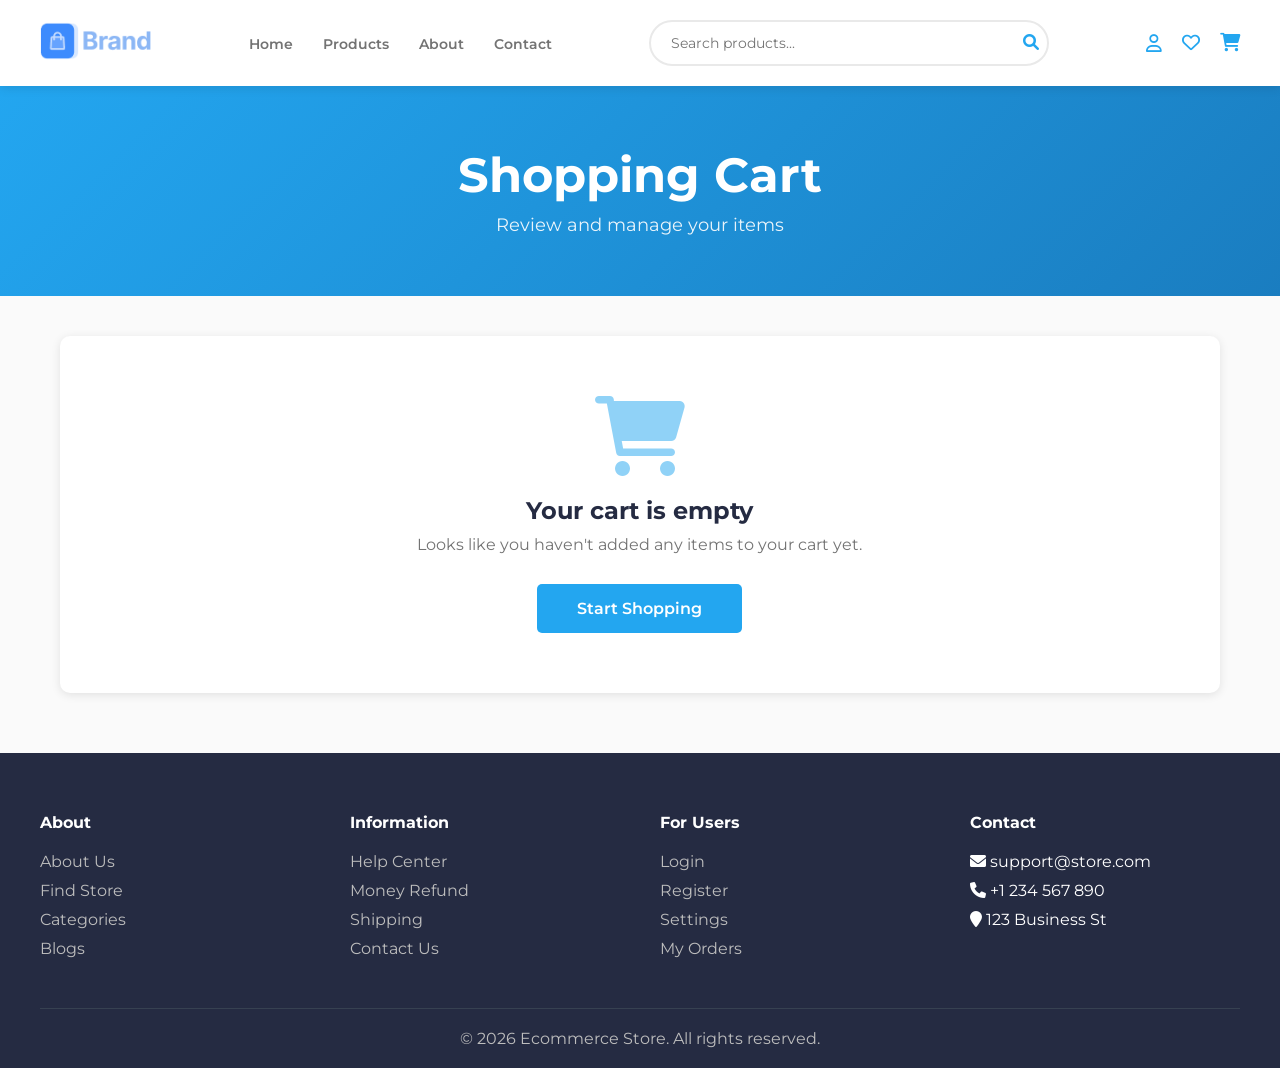
<file: cart.html>
<!DOCTYPE html>
<html lang="en">
<head>
    <meta charset="UTF-8">
    <meta name="viewport" content="width=device-width, initial-scale=1.0">
    <title>Shopping Cart - Ecommerce Store</title>
    <link href="https://fonts.googleapis.com/css2?family=Montserrat:wght@400;500;600;700&display=swap" rel="stylesheet">
    <link rel="stylesheet" href="https://cdnjs.cloudflare.com/ajax/libs/font-awesome/6.0.0/css/all.min.css">
    <style>
        * {
            margin: 0;
            padding: 0;
            box-sizing: border-box;
        }
        
        body {
            font-family: 'Montserrat', sans-serif;
            color: #252B42;
            background: #FAFAFA;
        }
        
        /* Header */
        header {
            display: flex;
            justify-content: space-between;
            align-items: center;
            padding: 20px 40px;
            background: white;
            box-shadow: 0 2px 10px rgba(0,0,0,0.1);
            position: sticky;
            top: 0;
            z-index: 1000;
        }
        
        .logo img {
            height: 40px;
            cursor: pointer;
        }
        
        nav ul {
            display: flex;
            list-style: none;
            gap: 30px;
        }
        
        nav a {
            text-decoration: none;
            color: #737373;
            font-weight: 600;
            font-size: 14px;
            transition: color 0.3s;
            cursor: pointer;
        }
        
        nav a:hover,
        nav a.active {
            color: #23A6F0;
        }
        
        .header-icons {
            display: flex;
            gap: 20px;
            color: #23A6F0;
            font-size: 18px;
            cursor: pointer;
            align-items: center;
        }
        
        .header-icons a {
            color: #23A6F0;
            text-decoration: none;
            position: relative;
        }
        
        .cart-count, .wishlist-count {
            background: #23A6F0;
            color: white;
            border-radius: 50%;
            padding: 2px 6px;
            font-size: 12px;
            position: absolute;
            top: -10px;
            right: -10px;
            display: none;
        }
        
        /* Search Bar */
        .search-container {
            position: relative;
            flex: 1;
            max-width: 400px;
            margin: 0 20px;
        }
        
        .search-input {
            width: 100%;
            padding: 12px 20px;
            border: 2px solid #E9E9E9;
            border-radius: 25px;
            font-family: 'Montserrat', sans-serif;
            font-size: 14px;
            transition: all 0.3s;
        }
        
        .search-input:focus {
            outline: none;
            border-color: #23A6F0;
            box-shadow: 0 0 0 3px rgba(35,166,240,0.1);
        }
        
        .search-button {
            position: absolute;
            right: 10px;
            top: 50%;
            transform: translateY(-50%);
            background: none;
            border: none;
            color: #23A6F0;
            cursor: pointer;
            font-size: 16px;
        }
        
        .search-results {
            position: absolute;
            top: 100%;
            left: 0;
            right: 0;
            background: white;
            border: 1px solid #E9E9E9;
            border-radius: 10px;
            box-shadow: 0 5px 20px rgba(0,0,0,0.1);
            max-height: 400px;
            overflow-y: auto;
            display: none;
            z-index: 1000;
            margin-top: 5px;
        }
        
        .search-result-item {
            display: flex;
            align-items: center;
            gap: 15px;
            padding: 15px;
            border-bottom: 1px solid #E9E9E9;
            cursor: pointer;
            transition: background 0.3s;
        }
        
        .search-result-item:last-child {
            border-bottom: none;
        }
        
        .search-result-item:hover {
            background: #F5F5F5;
        }
        
        .search-result-item img {
            width: 50px;
            height: 50px;
            object-fit: cover;
            border-radius: 5px;
        }
        
        .search-result-info h4 {
            font-size: 14px;
            margin-bottom: 5px;
        }
        
        .search-result-info p {
            color: #23A6F0;
            font-weight: 600;
            font-size: 13px;
        }
        
        .no-results {
            padding: 20px;
            text-align: center;
            color: #737373;
        }
        
        /* Page Header */
        .page-header {
            background: linear-gradient(135deg, #23A6F0 0%, #1a7dc0 100%);
            color: white;
            padding: 60px 20px;
            text-align: center;
        }
        
        .page-header h1 {
            font-size: 48px;
            margin-bottom: 10px;
        }
        
        .page-header p {
            font-size: 18px;
            opacity: 0.9;
        }
        
        /* Cart Container */
        .cart-container {
            max-width: 1200px;
            margin: 40px auto;
            padding: 0 20px;
            display: grid;
            grid-template-columns: 2fr 1fr;
            gap: 30px;
        }
        
        /* Cart Items */
        .cart-items {
            background: white;
            border-radius: 10px;
            padding: 30px;
            box-shadow: 0 2px 10px rgba(0,0,0,0.1);
        }
        
        .cart-header {
            display: grid;
            grid-template-columns: 3fr 1fr 1fr 1fr 0.5fr;
            padding: 15px 0;
            border-bottom: 2px solid #E9E9E9;
            font-weight: 600;
            color: #737373;
        }
        
        .cart-item {
            display: grid;
            grid-template-columns: 3fr 1fr 1fr 1fr 0.5fr;
            align-items: center;
            padding: 20px 0;
            border-bottom: 1px solid #E9E9E9;
            position: relative;
        }
        
        .cart-item:last-child {
            border-bottom: none;
        }
        
        .item-product {
            display: flex;
            align-items: center;
            gap: 15px;
            position: relative;
        }
        
        .item-product img {
            width: 80px;
            height: 80px;
            object-fit: cover;
            border-radius: 5px;
        }
        
        .item-info h3 {
            font-size: 16px;
            margin-bottom: 5px;
        }
        
        .item-info p {
            color: #737373;
            font-size: 13px;
        }
        
        .item-wishlist {
            position: absolute;
            top: -5px;
            left: 60px;
            background: white;
            width: 30px;
            height: 30px;
            border-radius: 50%;
            display: flex;
            align-items: center;
            justify-content: center;
            cursor: pointer;
            z-index: 10;
            box-shadow: 0 2px 5px rgba(0,0,0,0.1);
            transition: all 0.3s;
            border: none;
        }
        
        .item-wishlist i {
            color: #23A6F0;
            font-size: 14px;
            transition: all 0.3s;
        }
        
        .item-wishlist.active i {
            color: #FF4444;
        }
        
        .item-wishlist:hover {
            transform: scale(1.1);
        }
        
        .item-price,
        .item-total {
            font-weight: 600;
            color: #23A6F0;
        }
        
        .item-quantity {
            display: flex;
            align-items: center;
            gap: 10px;
        }
        
        .quantity-btn {
            width: 30px;
            height: 30px;
            border: 1px solid #E9E9E9;
            background: white;
            border-radius: 5px;
            cursor: pointer;
            font-size: 16px;
            font-weight: 600;
            transition: all 0.3s;
        }
        
        .quantity-btn:hover {
            background: #23A6F0;
            color: white;
            border-color: #23A6F0;
        }
        
        .quantity-value {
            width: 40px;
            text-align: center;
            font-weight: 600;
        }
        
        .remove-btn {
            color: #FF4444;
            cursor: pointer;
            font-size: 18px;
            transition: transform 0.3s;
            background: none;
            border: none;
        }
        
        .remove-btn:hover {
            transform: scale(1.2);
        }
        
        /* Cart Summary */
        .cart-summary {
            background: white;
            border-radius: 10px;
            padding: 30px;
            box-shadow: 0 2px 10px rgba(0,0,0,0.1);
            height: fit-content;
            position: sticky;
            top: 100px;
        }
        
        .summary-title {
            font-size: 20px;
            margin-bottom: 20px;
            padding-bottom: 15px;
            border-bottom: 2px solid #E9E9E9;
        }
        
        .summary-row {
            display: flex;
            justify-content: space-between;
            margin-bottom: 15px;
            color: #737373;
        }
        
        .summary-row.total {
            font-size: 18px;
            font-weight: 700;
            color: #252B42;
            padding-top: 15px;
            margin-top: 15px;
            border-top: 2px solid #E9E9E9;
        }
        
        .summary-row.grand-total {
            font-size: 20px;
            font-weight: 700;
            color: #23A6F0;
        }
        
        .checkout-btn {
            width: 100%;
            padding: 15px;
            background: #23A6F0;
            color: white;
            border: none;
            border-radius: 5px;
            font-weight: 600;
            font-size: 16px;
            cursor: pointer;
            transition: all 0.3s;
            margin: 20px 0 15px;
        }
        
        .checkout-btn:hover {
            background: #1a7dc0;
            transform: translateY(-2px);
        }
        
        .continue-shopping {
            display: block;
            text-align: center;
            color: #23A6F0;
            text-decoration: none;
            font-weight: 600;
        }
        
        .continue-shopping:hover {
            text-decoration: underline;
        }
        
        /* Empty Cart */
        .empty-cart {
            text-align: center;
            padding: 60px 20px;
            background: white;
            border-radius: 10px;
            box-shadow: 0 2px 10px rgba(0,0,0,0.1);
            grid-column: 1 / -1;
        }
        
        .empty-cart i {
            font-size: 80px;
            color: #23A6F0;
            margin-bottom: 20px;
            opacity: 0.5;
        }
        
        .empty-cart h2 {
            font-size: 24px;
            margin-bottom: 10px;
            color: #252B42;
        }
        
        .empty-cart p {
            color: #737373;
            margin-bottom: 30px;
        }
        
        .shop-now-btn {
            display: inline-block;
            padding: 15px 40px;
            background: #23A6F0;
            color: white;
            text-decoration: none;
            border-radius: 5px;
            font-weight: 600;
            transition: all 0.3s;
        }
        
        .shop-now-btn:hover {
            background: #1a7dc0;
            transform: translateY(-2px);
        }
        
        /* Footer */
        footer {
            background: #252B42;
            color: white;
            padding: 60px 40px 20px;
            margin-top: 60px;
        }
        
        .footer-content {
            display: grid;
            grid-template-columns: repeat(4, 1fr);
            gap: 40px;
            max-width: 1200px;
            margin: 0 auto 40px;
        }
        
        .footer-section h4 {
            margin-bottom: 20px;
        }
        
        .footer-section ul {
            list-style: none;
        }
        
        .footer-section ul li {
            margin-bottom: 10px;
        }
        
        .footer-section a {
            color: #BDBDBD;
            text-decoration: none;
            transition: color 0.3s;
            cursor: pointer;
        }
        
        .footer-section a:hover {
            color: #23A6F0;
        }
        
        .footer-bottom {
            text-align: center;
            padding-top: 20px;
            border-top: 1px solid #374151;
            color: #BDBDBD;
        }
        
        /* Responsive */
        @media (max-width: 992px) {
            .cart-container {
                grid-template-columns: 1fr;
            }
            
            .cart-summary {
                position: static;
            }
        }
        
        @media (max-width: 768px) {
            header {
                flex-direction: column;
                gap: 15px;
            }
            
            nav ul {
                gap: 15px;
                flex-wrap: wrap;
                justify-content: center;
            }
            
            .search-container {
                width: 100%;
                max-width: 100%;
                margin: 10px 0;
            }
            
            .cart-header {
                display: none;
            }
            
            .cart-item {
                grid-template-columns: 1fr;
                gap: 15px;
                text-align: center;
            }
            
            .item-product {
                flex-direction: column;
                text-align: center;
            }
            
            .item-wishlist {
                left: 50%;
                transform: translateX(-50%);
                top: -15px;
            }
            
            .item-quantity {
                justify-content: center;
            }
            
            .footer-content {
                grid-template-columns: repeat(2, 1fr);
            }
        }
        
        @media (max-width: 480px) {
            .footer-content {
                grid-template-columns: 1fr;
            }
        }
    </style>
</head>
<body>

    <header>
        <div class="logo" onclick="location.href='index.html'">
            <img src="assests/logo/logo-colored.png" alt="Bandage">
        </div>
        
        <nav>
            <ul>
                <li><a href="index.html">Home</a></li>
                <li><a href="products.html">Products</a></li>
                  <li><a href="index.html#about">About</a></li>
        <li><a href="index.html#contact">Contact</a></li>
            </ul>
        </nav>

        <!-- Search Bar -->
        <div class="search-container">
            <input type="text" class="search-input" id="searchInput" placeholder="Search products..." autocomplete="off">
            <button class="search-button" id="searchButton"><i class="fas fa-search"></i></button>
            <div class="search-results" id="searchResults"></div>
        </div>
        
        <div class="header-icons">
            <i class="far fa-user"></i>
            <a href="wishlist.html" style="position: relative;">
                <i class="far fa-heart"></i>
                <span class="wishlist-count" id="wishlistCount"></span>
            </a>
            <a href="cart.html" style="position: relative;">
                <i class="fas fa-shopping-cart"></i>
                <span class="cart-count" id="cartCount"></span>
            </a>
        </div>
    </header>

    <div class="page-header">
        <h1>Shopping Cart</h1>
        <p>Review and manage your items</p>
    </div>

    <div class="cart-container" id="cartContainer">
        <!-- Cart will be loaded here by JavaScript -->
    </div>

    <footer>
        <div class="footer-content">
            <div class="footer-section">
                <h4>About</h4>
                <ul>
                    <!-- In the footer section, update these lines: -->
<li><a href="index.html#about">About Us</a></li>
                    <li><a href="#">Find Store</a></li>
                    <li><a href="#">Categories</a></li>
                    <li><a href="#">Blogs</a></li>
                </ul>
            </div>
            <div class="footer-section">
                <h4>Information</h4>
                <ul>
                    <li><a href="#">Help Center</a></li>
                    <li><a href="#">Money Refund</a></li>
                    <li><a href="#">Shipping</a></li>
                    <li><a href="index.html#contact">Contact Us</a></li>
                </ul>
            </div>
            <div class="footer-section">
                <h4>For Users</h4>
                <ul>
                    <li><a href="#">Login</a></li>
                    <li><a href="#">Register</a></li>
                    <li><a href="#">Settings</a></li>
                    <li><a href="#">My Orders</a></li>
                </ul>
            </div>
            <div class="footer-section">
                <h4>Contact</h4>
                <ul>
                    <li><i class="fas fa-envelope"></i> support@store.com</li>
                    <li><i class="fas fa-phone"></i> +1 234 567 890</li>
                    <li><i class="fas fa-map-marker"></i> 123 Business St</li>
                </ul>
            </div>
        </div>
        <div class="footer-bottom">
            <p>© 2026 Ecommerce Store. All rights reserved.</p>
        </div>
    </footer>

    <script>
        // Product Database (same as products page)
        const allProducts = [
            // Clothing
            { id: 1, name: 'Brown Faux Fur Jacket', price: 89.99, category: 'Clothing', image: 'assests/cloth/2 1.png' },
            { id: 2, name: 'Slim-Fit Cargo Pants', price: 49.99, category: 'Clothing', image: 'assests/cloth/Bitmap (2).png' },
            { id: 3, name: 'Cotton T-Shirt', price: 24.99, category: 'Clothing', image: 'assests/cloth/Bitmap.png' },
            { id: 4, name: 'Real Leather Bifold Wallet', price: 39.99, category: 'Clothing', image: 'assests/cloth/image 24.png' },
            { id: 5, name: 'Denim Crossbody Bag', price: 44.99, category: 'Clothing', image: 'assests/cloth/image 26.png' },
            { id: 6, name: 'Classic Wool-Blend Overcoat', price: 149.99, category: 'Clothing', image: 'assests/cloth/image 30.png' },
            // Interior
            { id: 7, name: 'Comfortable Sofa Chair', price: 199.99, category: 'Interior', image: 'assests/interior/1.png' },
            { id: 8, name: 'Handmade Terracotta Pot', price: 34.99, category: 'Interior', image: 'assests/interior/3.png' },
            { id: 9, name: 'Modern Lamp', price: 59.99, category: 'Interior', image: 'assests/interior/6.png' },
            { id: 10, name: 'Portable Adjustable Chair', price: 79.99, category: 'Interior', image: 'assests/interior/7.png' },
            { id: 11, name: 'Kitchen Mixer', price: 129.99, category: 'Interior', image: 'assests/interior/8.png' },
            { id: 12, name: 'Electric Juicer', price: 69.99, category: 'Interior', image: 'assests/interior/9.png' },
            { id: 13, name: 'Decorative Plant', price: 29.99, category: 'Interior', image: 'assests/interior/image 89.png' },
            { id: 14, name: 'Terracotta Pot', price: 34.99, category: 'Interior', image: 'assests/interior/image 90.png' },
            { id: 15, name: 'Comfortable Mattress', price: 299.99, category: 'Interior', image: 'assests/interior/image 93.png' },
            // Tech
            { id: 16, name: 'Digital Camera', price: 249.99, category: 'Technology', image: 'assests/tech/6.png' },
            { id: 17, name: 'Smart Watch', price: 179.99, category: 'Technology', image: 'assests/tech/8.png' },
            { id: 18, name: 'iPhone', price: 999.99, category: 'Technology', image: 'assests/tech/image 23.png' },
            { id: 19, name: 'Premium Headphones', price: 149.99, category: 'Technology', image: 'assests/tech/image 29.png' },
            { id: 20, name: 'Tablet', price: 399.99, category: 'Technology', image: 'assests/tech/image 32.png' },
            { id: 21, name: 'iPhone', price: 899.99, category: 'Technology', image: 'assests/tech/image 33.png' },
            { id: 22, name: 'Laptop', price: 899.99, category: 'Technology', image: 'assests/tech/image 34.png' },
            { id: 23, name: 'Thormus Device', price: 199.99, category: 'Technology', image: 'assests/tech/image 85.png' },
            { id: 24, name: 'Wireless Headphones', price: 89.99, category: 'Technology', image: 'assests/tech/image 86.png' }
        ];

        // ===== SCROLL TO SECTION =====
        window.scrollToSection = function(sectionId) {
            const section = document.getElementById(sectionId);
            if (section) {
                section.scrollIntoView({ behavior: 'smooth' });
            }
        };

        // ===== SEARCH FUNCTIONALITY =====
        const searchInput = document.getElementById('searchInput');
        const searchButton = document.getElementById('searchButton');
        const searchResults = document.getElementById('searchResults');

        function performSearch(query) {
            if (query.length < 2) {
                searchResults.style.display = 'none';
                return;
            }
            
            const results = allProducts.filter(product => 
                product.name.toLowerCase().includes(query.toLowerCase()) ||
                product.category.toLowerCase().includes(query.toLowerCase())
            );
            
            displaySearchResults(results);
        }

        function displaySearchResults(results) {
            if (results.length === 0) {
                searchResults.innerHTML = '<div class="no-results">No products found</div>';
            } else {
                searchResults.innerHTML = results.map(product => `
                    <div class="search-result-item" onclick="location.href='product-details.html?id=${product.id}'">
                        <img src="${product.image}" alt="${product.name}" onerror="this.src='https://via.placeholder.com/50x50'">
                        <div class="search-result-info">
                            <h4>${product.name}</h4>
                            <p>$${product.price.toFixed(2)}</p>
                        </div>
                    </div>
                `).join('');
            }
            searchResults.style.display = 'block';
        }

        if (searchInput) {
            searchInput.addEventListener('input', function(e) {
                performSearch(e.target.value);
            });

            searchButton.addEventListener('click', function() {
                performSearch(searchInput.value);
            });

            document.addEventListener('click', function(e) {
                if (!searchInput.contains(e.target) && !searchResults.contains(e.target)) {
                    searchResults.style.display = 'none';
                }
            });
        }

        // ===== CART FUNCTIONS =====
        let cart = JSON.parse(localStorage.getItem('cart')) || [];

        function displayCart() {
            const cartContainer = document.getElementById('cartContainer');
            const wishlist = JSON.parse(localStorage.getItem('wishlist')) || [];
            
            if (cart.length === 0) {
                cartContainer.innerHTML = `
                    <div class="empty-cart">
                        <i class="fas fa-shopping-cart"></i>
                        <h2>Your cart is empty</h2>
                        <p>Looks like you haven't added any items to your cart yet.</p>
                        <a href="products.html" class="shop-now-btn">Start Shopping</a>
                    </div>
                `;
                return;
            }

            // Calculate totals
            let subtotal = 0;
            let totalItems = 0;

            cart.forEach(item => {
                subtotal += item.price * item.quantity;
                totalItems += item.quantity;
            });

            const shipping = subtotal > 100 ? 0 : 10;
            const tax = subtotal * 0.1;
            const total = subtotal + shipping + tax;

            // Generate cart items HTML
            const cartItemsHTML = cart.map((item, index) => {
                const product = allProducts.find(p => p.id == item.id) || item;
                const itemTotal = product.price * item.quantity;
                const isInWishlist = wishlist.includes(product.id);
                
                return `
                    <div class="cart-item" data-id="${product.id}" data-index="${index}">
                        <div class="item-product">
                            <img src="${product.image}" alt="${product.name}" onerror="this.src='https://via.placeholder.com/80x80?text=Product'">
                            <div class="item-info">
                                <h3>${product.name}</h3>
                                <p>${product.category || 'Product'}</p>
                            </div>
                            <button class="item-wishlist ${isInWishlist ? 'active' : ''}" onclick="event.stopPropagation(); toggleWishlistFromCart(${product.id}, this)">
                                <i class="${isInWishlist ? 'fas' : 'far'} fa-heart"></i>
                            </button>
                        </div>
                        <div class="item-price">$${product.price.toFixed(2)}</div>
                        <div class="item-quantity">
                            <button class="quantity-btn" onclick="updateQuantity(${index}, -1)">-</button>
                            <span class="quantity-value">${item.quantity}</span>
                            <button class="quantity-btn" onclick="updateQuantity(${index}, 1)">+</button>
                        </div>
                        <div class="item-total">$${itemTotal.toFixed(2)}</div>
                        <button class="remove-btn" onclick="removeItem(${index})"><i class="fas fa-times"></i></button>
                    </div>
                `;
            }).join('');

            cartContainer.innerHTML = `
                <div class="cart-items">
                    <div class="cart-header">
                        <div>Product</div>
                        <div>Price</div>
                        <div>Quantity</div>
                        <div>Total</div>
                        <div></div>
                    </div>
                    <div id="cart-items-list">
                        ${cartItemsHTML}
                    </div>
                </div>
                
                <div class="cart-summary">
                    <h3 class="summary-title">Order Summary</h3>
                    <div class="summary-row">
                        <span>Subtotal (${totalItems} items)</span>
                        <span>$${subtotal.toFixed(2)}</span>
                    </div>
                    <div class="summary-row">
                        <span>Shipping</span>
                        <span>${shipping === 0 ? 'Free' : '$' + shipping.toFixed(2)}</span>
                    </div>
                    <div class="summary-row">
                        <span>Tax (10%)</span>
                        <span>$${tax.toFixed(2)}</span>
                    </div>
                    <div class="summary-row total grand-total">
                        <span>Total</span>
                        <span>$${total.toFixed(2)}</span>
                    </div>
                    <button class="checkout-btn" onclick="checkout()">Proceed to Checkout</button>
                    <a href="products.html" class="continue-shopping">Continue Shopping →</a>
                </div>
            `;

            updateCartCount();
        }

        window.updateQuantity = function(index, change) {
            if (cart[index]) {
                cart[index].quantity += change;
                
                if (cart[index].quantity <= 0) {
                    cart.splice(index, 1);
                }
                
                localStorage.setItem('cart', JSON.stringify(cart));
                displayCart();
            }
        };

        window.removeItem = function(index) {
            cart.splice(index, 1);
            localStorage.setItem('cart', JSON.stringify(cart));
            displayCart();
            showNotification('Item removed from cart');
        };

        window.checkout = function() {
            alert('Thank you for your order! This is a demo checkout.');
        };

        // ===== WISHLIST FUNCTIONS =====
        window.toggleWishlistFromCart = function(productId, element) {
            event.stopPropagation();
            
            let wishlist = JSON.parse(localStorage.getItem('wishlist')) || [];
            const icon = element.querySelector('i');
            
            if (wishlist.includes(productId)) {
                wishlist = wishlist.filter(id => id !== productId);
                icon.classList.remove('fas');
                icon.classList.add('far');
                element.classList.remove('active');
                showNotification('Removed from wishlist');
            } else {
                wishlist.push(productId);
                icon.classList.remove('far');
                icon.classList.add('fas');
                element.classList.add('active');
                showNotification('Added to wishlist');
            }
            
            localStorage.setItem('wishlist', JSON.stringify(wishlist));
            updateWishlistCount();
            
            element.style.transform = 'scale(1.2)';
            setTimeout(() => {
                element.style.transform = 'scale(1)';
            }, 200);
        };

        // ===== UPDATE COUNTS =====
        function updateCartCount() {
            const cart = JSON.parse(localStorage.getItem('cart')) || [];
            const totalItems = cart.reduce((sum, item) => sum + item.quantity, 0);
            const cartCount = document.getElementById('cartCount');
            if (cartCount) {
                if (totalItems > 0) {
                    cartCount.textContent = totalItems;
                    cartCount.style.display = 'inline';
                } else {
                    cartCount.style.display = 'none';
                }
            }
        }

        function updateWishlistCount() {
            const wishlist = JSON.parse(localStorage.getItem('wishlist')) || [];
            const wishlistCount = document.getElementById('wishlistCount');
            if (wishlistCount) {
                if (wishlist.length > 0) {
                    wishlistCount.textContent = wishlist.length;
                    wishlistCount.style.display = 'inline';
                } else {
                    wishlistCount.style.display = 'none';
                }
            }
        }

        // ===== NOTIFICATION FUNCTION =====
        function showNotification(message) {
            const notification = document.createElement('div');
            notification.textContent = message;
            notification.style.cssText = `
                position: fixed;
                bottom: 20px;
                right: 20px;
                background: #23A6F0;
                color: white;
                padding: 15px 25px;
                border-radius: 5px;
                box-shadow: 0 5px 15px rgba(0,0,0,0.2);
                z-index: 9999;
                animation: slideIn 0.3s ease;
            `;
            
            document.body.appendChild(notification);
            
            setTimeout(() => {
                notification.style.animation = 'slideOut 0.3s ease';
                setTimeout(() => {
                    document.body.removeChild(notification);
                }, 300);
            }, 2000);
        }

        // Add animation styles
        const style = document.createElement('style');
        style.textContent = `
            @keyframes slideIn {
                from { transform: translateX(100%); opacity: 0; }
                to { transform: translateX(0); opacity: 1; }
            }
            @keyframes slideOut {
                from { transform: translateX(0); opacity: 1; }
                to { transform: translateX(100%); opacity: 0; }
            }
        `;
        document.head.appendChild(style);

        // Initialize
        displayCart();
        updateCartCount();
        updateWishlistCount();
    </script>
</body>
</html>
</file>
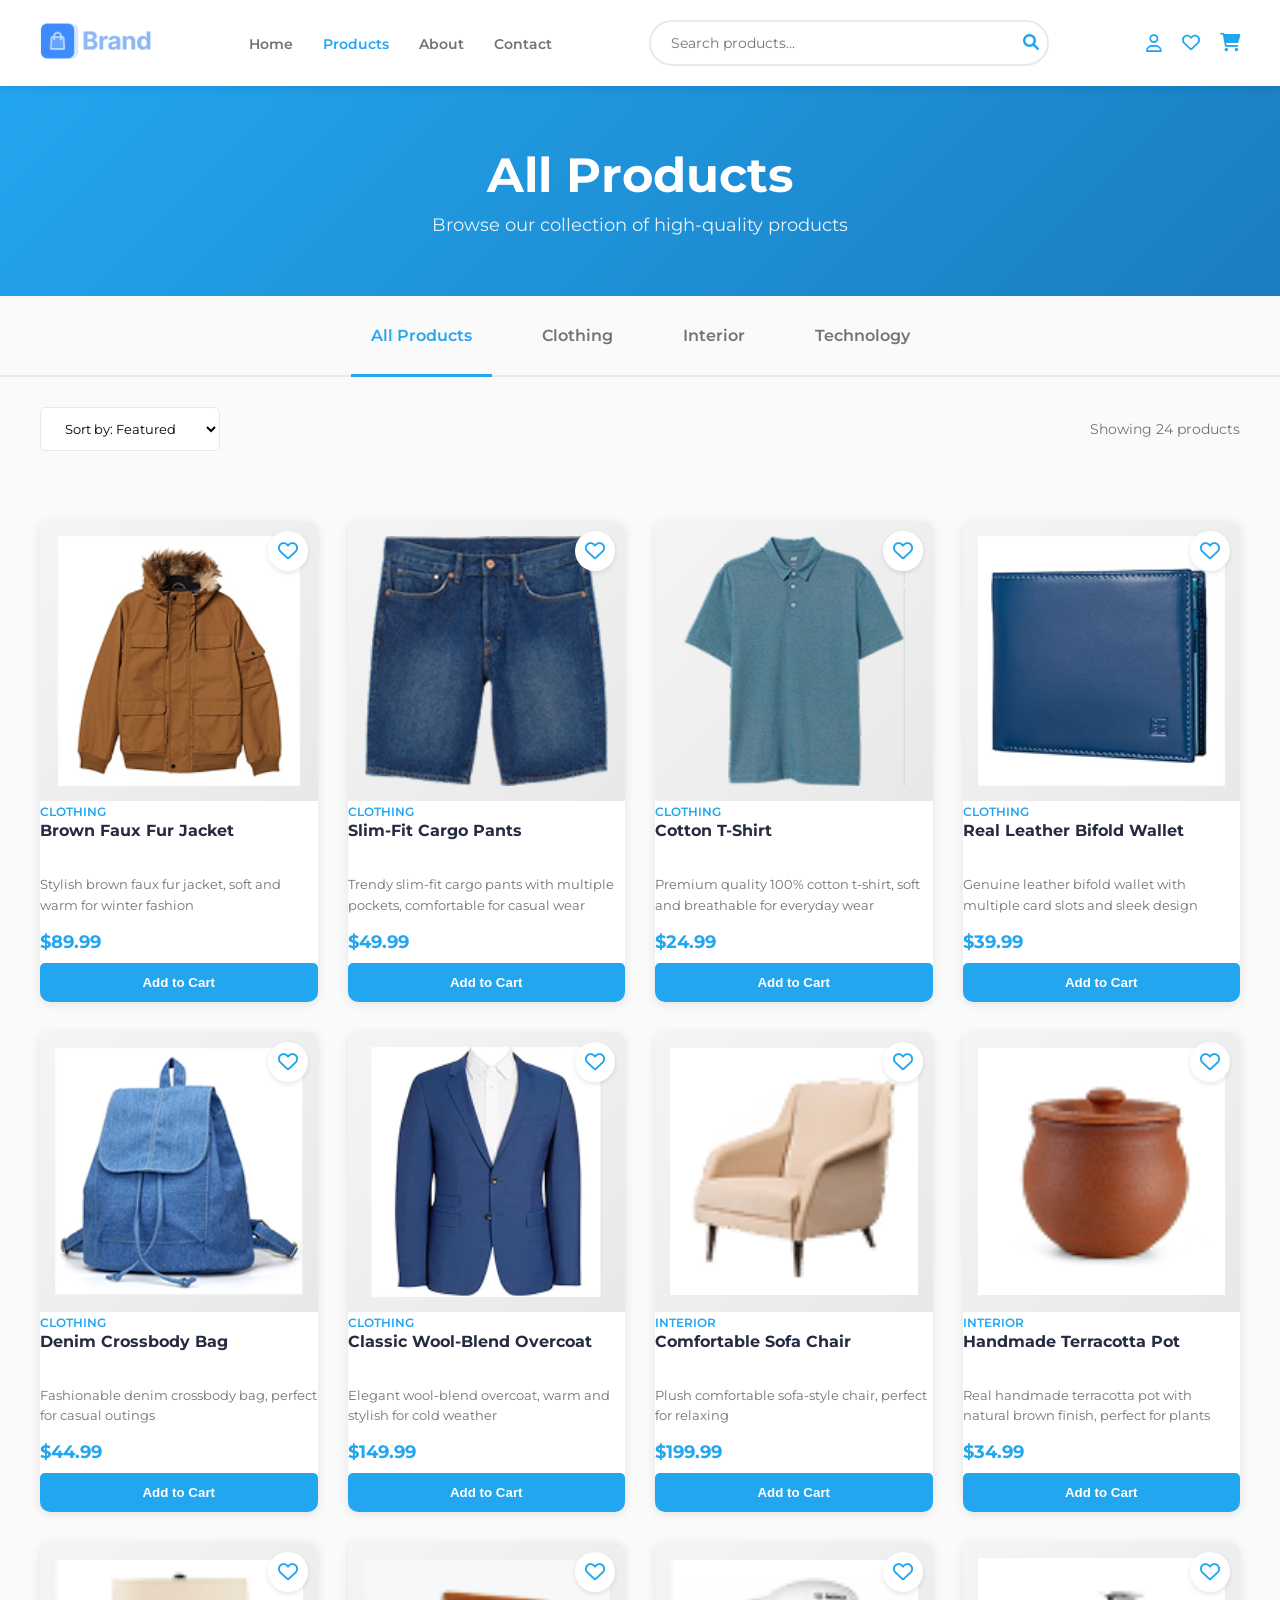
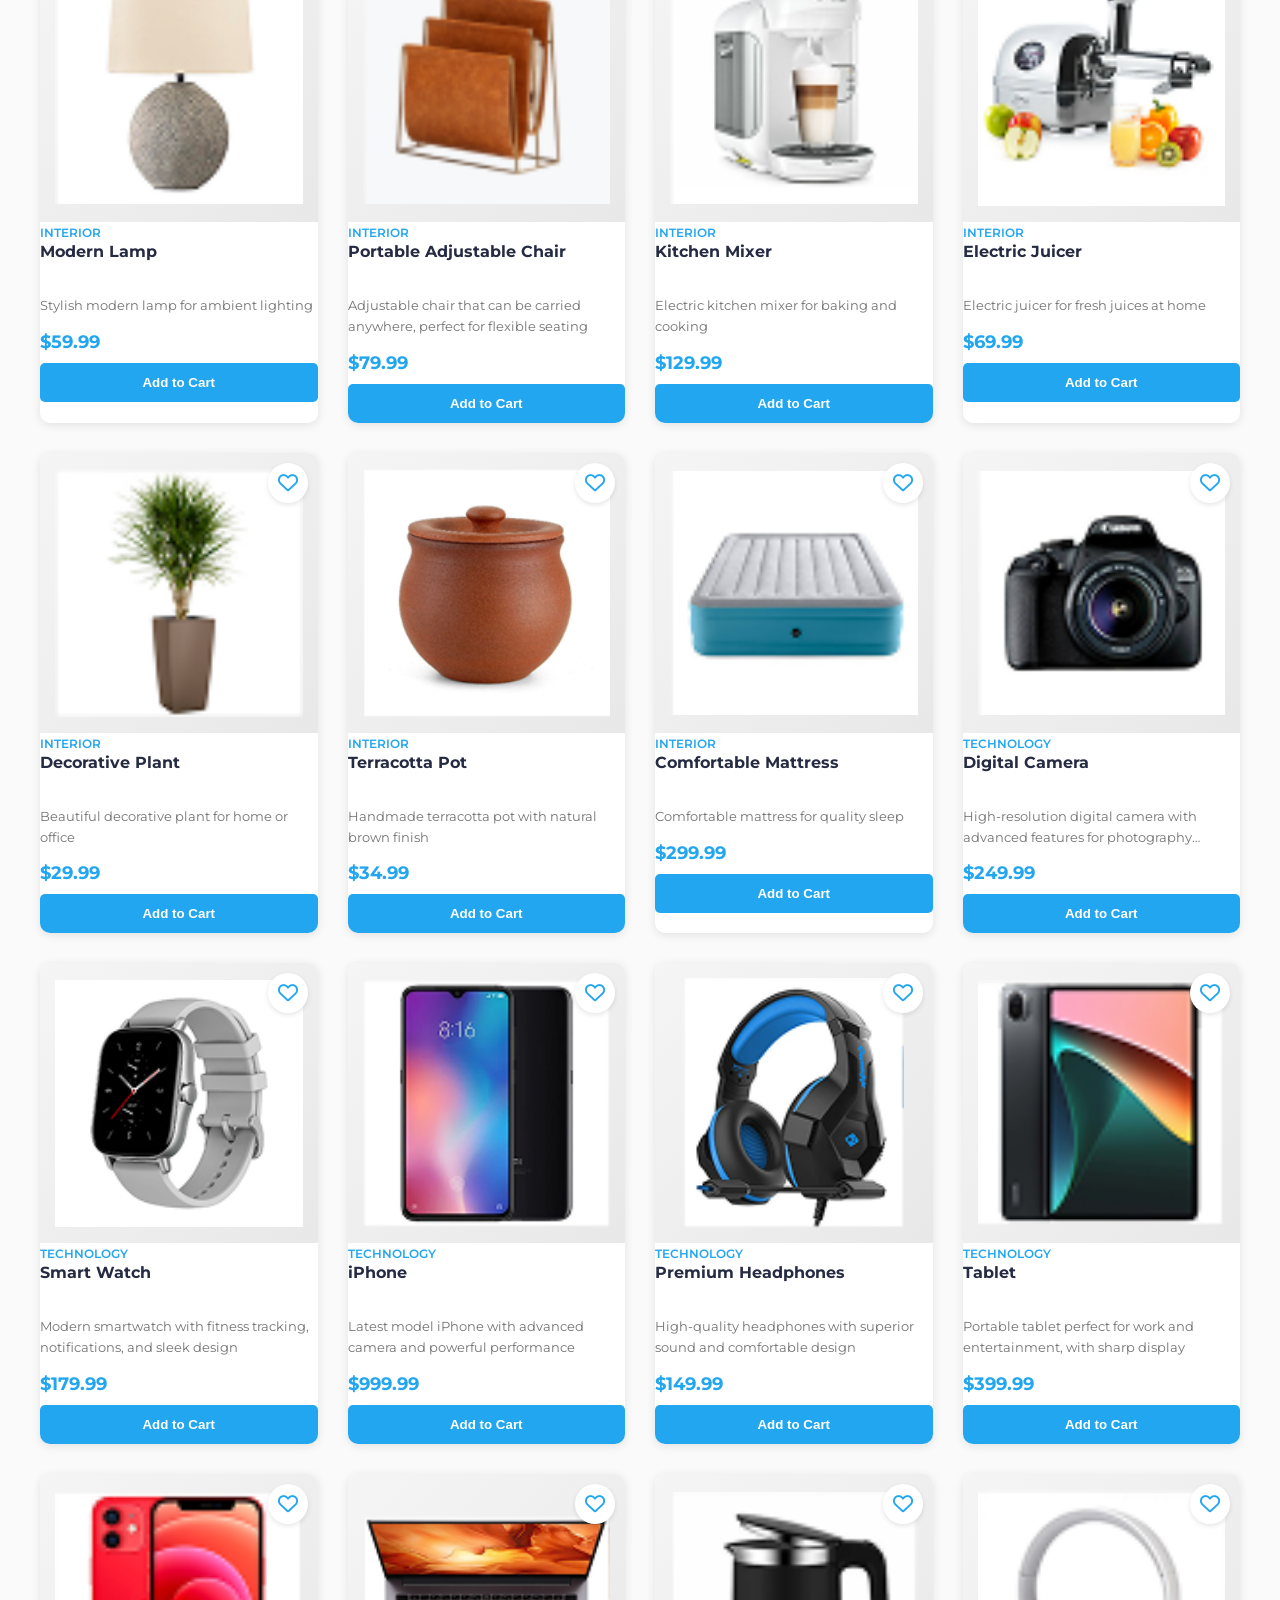
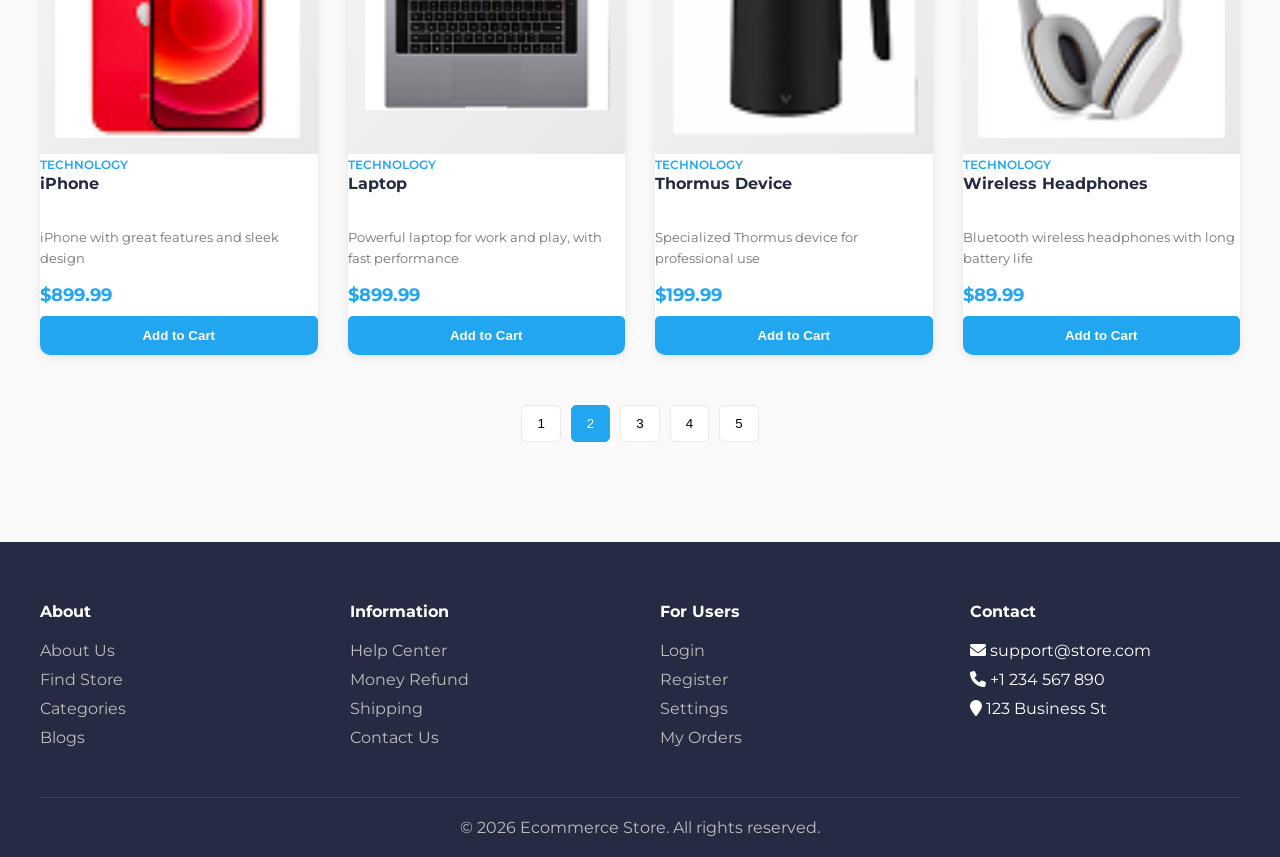
<file: products.html>
<!DOCTYPE html>
<html lang="en">
<head>
    <meta charset="UTF-8">
    <meta name="viewport" content="width=device-width, initial-scale=1.0">
    <title>All Products - Ecommerce Store</title>
    <link href="https://fonts.googleapis.com/css2?family=Montserrat:wght@400;500;600;700&display=swap" rel="stylesheet">
    <link rel="stylesheet" href="https://cdnjs.cloudflare.com/ajax/libs/font-awesome/6.0.0/css/all.min.css">
    <style>
        * {
            margin: 0;
            padding: 0;
            box-sizing: border-box;
        }
        
        body {
            font-family: 'Montserrat', sans-serif;
            color: #252B42;
            background: #FAFAFA;
        }
        
        /* Header */
        header {
            display: flex;
            justify-content: space-between;
            align-items: center;
            padding: 20px 40px;
            background: white;
            box-shadow: 0 2px 10px rgba(0,0,0,0.1);
            position: sticky;
            top: 0;
            z-index: 1000;
        }
        
        .logo img {
            height: 40px;
            cursor: pointer;
        }
        
        nav ul {
            display: flex;
            list-style: none;
            gap: 30px;
        }
        
        nav a {
            text-decoration: none;
            color: #737373;
            font-weight: 600;
            font-size: 14px;
            transition: color 0.3s;
            cursor: pointer;
        }
        
        nav a:hover,
        nav a.active {
            color: #23A6F0;
        }
        
        .header-icons {
            display: flex;
            gap: 20px;
            color: #23A6F0;
            font-size: 18px;
            cursor: pointer;
            align-items: center;
        }
        
        .header-icons a {
            color: #23A6F0;
            text-decoration: none;
            position: relative;
        }
        
        .cart-count, .wishlist-count {
            background: #23A6F0;
            color: white;
            border-radius: 50%;
            padding: 2px 6px;
            font-size: 12px;
            position: absolute;
            top: -10px;
            right: -10px;
            display: none;
        }
        
        /* Search Bar */
        .search-container {
            position: relative;
            flex: 1;
            max-width: 400px;
            margin: 0 20px;
        }
        
        .search-input {
            width: 100%;
            padding: 12px 20px;
            border: 2px solid #E9E9E9;
            border-radius: 25px;
            font-family: 'Montserrat', sans-serif;
            font-size: 14px;
            transition: all 0.3s;
        }
        
        .search-input:focus {
            outline: none;
            border-color: #23A6F0;
            box-shadow: 0 0 0 3px rgba(35,166,240,0.1);
        }
        
        .search-button {
            position: absolute;
            right: 10px;
            top: 50%;
            transform: translateY(-50%);
            background: none;
            border: none;
            color: #23A6F0;
            cursor: pointer;
            font-size: 16px;
        }
        
        .search-results {
            position: absolute;
            top: 100%;
            left: 0;
            right: 0;
            background: white;
            border: 1px solid #E9E9E9;
            border-radius: 10px;
            box-shadow: 0 5px 20px rgba(0,0,0,0.1);
            max-height: 400px;
            overflow-y: auto;
            display: none;
            z-index: 1000;
            margin-top: 5px;
        }
        
        .search-result-item {
            display: flex;
            align-items: center;
            gap: 15px;
            padding: 15px;
            border-bottom: 1px solid #E9E9E9;
            cursor: pointer;
            transition: background 0.3s;
        }
        
        .search-result-item:last-child {
            border-bottom: none;
        }
        
        .search-result-item:hover {
            background: #F5F5F5;
        }
        
        .search-result-item img {
            width: 50px;
            height: 50px;
            object-fit: cover;
            border-radius: 5px;
        }
        
        .search-result-info h4 {
            font-size: 14px;
            margin-bottom: 5px;
        }
        
        .search-result-info p {
            color: #23A6F0;
            font-weight: 600;
            font-size: 13px;
        }
        
        .no-results {
            padding: 20px;
            text-align: center;
            color: #737373;
        }
        
        /* Page Header */
        .page-header {
            background: linear-gradient(135deg, #23A6F0 0%, #1a7dc0 100%);
            color: white;
            padding: 60px 20px;
            text-align: center;
        }
        
        .page-header h1 {
            font-size: 48px;
            margin-bottom: 10px;
        }
        
        .page-header p {
            font-size: 18px;
            opacity: 0.9;
        }
        
        /* Category Title */
        .category-title {
            text-align: center;
            font-size: 24px;
            margin: 30px 0;
            color: #23A6F0;
            font-weight: 600;
        }
        
        /* Filters */
        .filters-bar {
            display: flex;
            justify-content: space-between;
            align-items: center;
            padding: 30px 40px;
            max-width: 1400px;
            margin: 0 auto;
            flex-wrap: wrap;
            gap: 20px;
        }
        
        .filter-group {
            display: flex;
            gap: 15px;
            flex-wrap: wrap;
        }
        
        .filter-select {
            padding: 12px 20px;
            border: 1px solid #E9E9E9;
            border-radius: 5px;
            font-family: 'Montserrat', sans-serif;
            cursor: pointer;
            background: white;
            min-width: 180px;
        }
        
        .results-count {
            color: #737373;
            font-size: 14px;
        }
        
        /* Category Tabs */
        .category-tabs {
            display: flex;
            justify-content: center;
            gap: 30px;
            padding: 20px 40px;
            border-bottom: 2px solid #E9E9E9;
            max-width: 1400px;
            margin: 0 auto;
        }
        
        .category-tab {
            padding: 10px 20px;
            cursor: pointer;
            font-weight: 600;
            color: #737373;
            transition: all 0.3s;
            position: relative;
        }
        
        .category-tab:hover {
            color: #23A6F0;
        }
        
        .category-tab.active {
            color: #23A6F0;
        }
        
        .category-tab.active::after {
            content: '';
            position: absolute;
            bottom: -22px;
            left: 0;
            width: 100%;
            height: 3px;
            background: #23A6F0;
        }
        
       /* Products Grid */
.products-container {
    padding: 40px;
    max-width: 1400px;
    margin: 0 auto;
}

.product-grid {
    display: grid;
    grid-template-columns: repeat(4, 1fr);
    gap: 30px;
}

.product-card {
    background: white;
    border-radius: 10px;
    overflow: hidden;
    box-shadow: 0 2px 10px rgba(0,0,0,0.1);
    transition: all 0.3s ease;
    cursor: pointer;
    height: 100%;
    display: flex;
    flex-direction: column;
    position: relative;
}

.product-card:hover {
    transform: translateY(-5px);
    box-shadow: 0 10px 30px rgba(0,0,0,0.15);
}

.product-image {
    position: relative;
    height: 280px;
    overflow: hidden;
    background: linear-gradient(135deg, #f5f5f5 0%, #e8e8e8 100%);
    display: flex;
    align-items: center;
    justify-content: center;
    padding: 15px;
}

.product-image img {
    width: 100%;
    height: 100%;
    object-fit: contain;
    transition: transform 0.5s ease;
}

.product-card:hover .product-image img {
    transform: scale(1.08);
}

.product-badge {
    position: absolute;
    top: 10px;
    left: 10px;
    background: #23A6F0;
    color: white;
    padding: 5px 10px;
    border-radius: 3px;
    font-size: 12px;
    font-weight: 600;
    z-index: 2;
}

.wishlist-icon {
    position: absolute;
    top: 10px;
    right: 10px;
    background: white;
    width: 40px;
    height: 40px;
    border-radius: 50%;
    display: flex;
    align-items: center;
    justify-content: center;
    cursor: pointer;
    z-index: 10;
    box-shadow: 0 2px 5px rgba(0,0,0,0.1);
    transition: all 0.3s;
}

.wishlist-icon i {
    color: #23A6F0;
    font-size: 20px;
    transition: all 0.3s;
}

.wishlist-icon.active i {
    color: #FF4444;
}

.wishlist-icon:hover {
    transform: scale(1.1);
}
        
        .product-category {
            color: #23A6F0;
            font-size: 12px;
            font-weight: 600;
            margin-bottom: 5px;
            text-transform: uppercase;
        }
        
        .product-info h3 {
            margin-bottom: 10px;
            font-size: 16px;
            line-height: 1.4;
            min-height: 44px;
        }
        
        .product-description {
            color: #737373;
            font-size: 13px;
            margin-bottom: 15px;
            line-height: 1.6;
            display: -webkit-box;
            -webkit-line-clamp: 2;
            -webkit-box-orient: vertical;
            line-clamp: 2;
            overflow: hidden;
        }
        
        .product-price {
            color: #23A6F0;
            font-size: 18px;
            font-weight: 700;
            margin: 10px 0;
        }
        
        .btn-add {
            background: #23A6F0;
            color: white;
            border: none;
            padding: 12px;
            border-radius: 5px;
            cursor: pointer;
            font-weight: 600;
            width: 100%;
            transition: background 0.3s;
            margin-top: auto;
        }
        
        .btn-add:hover {
            background: #1a7dc0;
        }
        
        /* Pagination */
        .pagination {
            display: flex;
            justify-content: center;
            gap: 10px;
            margin-top: 50px;
        }
        
        .page-btn {
            padding: 10px 15px;
            border: 1px solid #E9E9E9;
            background: white;
            border-radius: 5px;
            cursor: pointer;
            transition: all 0.3s;
        }
        
        .page-btn:hover,
        .page-btn.active {
            background: #23A6F0;
            color: white;
            border-color: #23A6F0;
        }
        
        /* Footer */
        footer {
            background: #252B42;
            color: white;
            padding: 60px 40px 20px;
            margin-top: 60px;
        }
        
        .footer-content {
            display: grid;
            grid-template-columns: repeat(4, 1fr);
            gap: 40px;
            max-width: 1200px;
            margin: 0 auto 40px;
        }
        
        .footer-section h4 {
            margin-bottom: 20px;
        }
        
        .footer-section ul {
            list-style: none;
        }
        
        .footer-section ul li {
            margin-bottom: 10px;
        }
        
        .footer-section a {
            color: #BDBDBD;
            text-decoration: none;
            transition: color 0.3s;
            cursor: pointer;
        }
        
        .footer-section a:hover {
            color: #23A6F0;
        }
        
        .footer-bottom {
            text-align: center;
            padding-top: 20px;
            border-top: 1px solid #374151;
            color: #BDBDBD;
        }
        
        /* Responsive */
        @media (max-width: 1024px) {
            .product-grid {
                grid-template-columns: repeat(3, 1fr);
            }
        }
        
        @media (max-width: 768px) {
            header {
                flex-direction: column;
                gap: 15px;
            }
            
            nav ul {
                gap: 15px;
                flex-wrap: wrap;
                justify-content: center;
            }
            
            .search-container {
                width: 100%;
                max-width: 100%;
                margin: 10px 0;
            }
            
            .product-grid {
                grid-template-columns: repeat(2, 1fr);
            }
            
            .footer-content {
                grid-template-columns: repeat(2, 1fr);
            }
            
            .filters-bar {
                flex-direction: column;
                align-items: flex-start;
            }
            
            .filter-group {
                width: 100%;
            }
            
            .filter-select {
                flex: 1;
            }
        }
        
        @media (max-width: 480px) {
            .product-grid {
                grid-template-columns: 1fr;
            }
            
            .footer-content {
                grid-template-columns: 1fr;
            }
            
            .category-tabs {
                flex-wrap: wrap;
                gap: 10px;
            }
        }
    </style>
</head>
<body>

    <header>
        <div class="logo" onclick="location.href='index.html'">
            <img src="assests/logo/logo-colored.png" alt="Bandage">
        </div>
        
        <nav>
            <ul>
                <li><a href="index.html">Home</a></li>
                <li><a href="products.html" class="active">Products</a></li>
                <li><a href="index.html#about">About</a></li>
                <li><a href="index.html#contact">Contact</a></li>
            </ul>
        </nav>

        <!-- Search Bar -->
        <div class="search-container">
            <input type="text" class="search-input" id="searchInput" placeholder="Search products..." autocomplete="off">
            <button class="search-button" id="searchButton"><i class="fas fa-search"></i></button>
            <div class="search-results" id="searchResults"></div>
        </div>
        
        <div class="header-icons">
            <i class="far fa-user"></i>
            <a href="wishlist.html" style="position: relative;">
                <i class="far fa-heart"></i>
                <span class="wishlist-count" id="wishlistCount"></span>
            </a>
            <a href="cart.html" style="position: relative;">
                <i class="fas fa-shopping-cart"></i>
                <span class="cart-count" id="cartCount"></span>
            </a>
        </div>
    </header>

    <div class="page-header">
        <h1 id="pageTitle">All Products</h1>
        <p id="pageDescription">Browse our collection of high-quality products</p>
    </div>

    <div class="category-tabs">
        <span class="category-tab" onclick="filterByCategory('all')">All Products</span>
        <span class="category-tab" onclick="filterByCategory('cloth')">Clothing</span>
        <span class="category-tab" onclick="filterByCategory('interior')">Interior</span>
        <span class="category-tab" onclick="filterByCategory('tech')">Technology</span>
    </div>

    <div class="filters-bar">
        <div class="filter-group">
            <select class="filter-select" id="sortFilter" onchange="sortProducts()">
                <option value="default">Sort by: Featured</option>
                <option value="price-low">Price: Low to High</option>
                <option value="price-high">Price: High to Low</option>
                <option value="name">Name: A to Z</option>
            </select>
        </div>
        <div class="results-count" id="resultsCount">Loading products...</div>
    </div>

    <div class="products-container">
        <div class="product-grid" id="productGrid">
            <!-- Products will be loaded here by JavaScript -->
        </div>

        <div class="pagination">
            <button class="page-btn">1</button>
            <button class="page-btn active">2</button>
            <button class="page-btn">3</button>
            <button class="page-btn">4</button>
            <button class="page-btn">5</button>
        </div>
    </div>

    <footer>
        <div class="footer-content">
            <div class="footer-section">
                <h4>About</h4>
                <ul>
                    <li><a href="index.html#about">About Us</a></li>
                    <li><a href="#">Find Store</a></li>
                    <li><a href="#">Categories</a></li>
                    <li><a href="#">Blogs</a></li>
                </ul>
            </div>
            <div class="footer-section">
                <h4>Information</h4>
                <ul>
                    <li><a href="#">Help Center</a></li>
                    <li><a href="#">Money Refund</a></li>
                    <li><a href="#">Shipping</a></li>
                    <li><a href="index.html#contact">Contact Us</a></li>
                </ul>
            </div>
            <div class="footer-section">
                <h4>For Users</h4>
                <ul>
                    <li><a href="#">Login</a></li>
                    <li><a href="#">Register</a></li>
                    <li><a href="#">Settings</a></li>
                    <li><a href="#">My Orders</a></li>
                </ul>
            </div>
            <div class="footer-section">
                <h4>Contact</h4>
                <ul>
                    <li><i class="fas fa-envelope"></i> support@store.com</li>
                    <li><i class="fas fa-phone"></i> +1 234 567 890</li>
                    <li><i class="fas fa-map-marker"></i> 123 Business St</li>
                </ul>
            </div>
        </div>
        <div class="footer-bottom">
            <p>© 2026 Ecommerce Store. All rights reserved.</p>
        </div>
    </footer>

    <script>
        // Complete Product Database with categories
        const allProducts = [
            // CLOTHING PRODUCTS (cloth category)
            { 
                id: 1, 
                name: 'Brown Faux Fur Jacket', 
                price: 89.99, 
                category: 'cloth', 
                categoryName: 'Clothing',
                image: 'assests/cloth/2 1.png',
                description: 'Stylish brown faux fur jacket, soft and warm for winter fashion'
            },
            { 
                id: 2, 
                name: 'Slim-Fit Cargo Pants', 
                price: 49.99, 
                category: 'cloth', 
                categoryName: 'Clothing',
                image: 'assests/cloth/Bitmap (2).png',
                description: 'Trendy slim-fit cargo pants with multiple pockets, comfortable for casual wear'
            },
            { 
                id: 3, 
                name: 'Cotton T-Shirt', 
                price: 24.99, 
                category: 'cloth', 
                categoryName: 'Clothing',
                image: 'assests/cloth/Bitmap.png',
                description: 'Premium quality 100% cotton t-shirt, soft and breathable for everyday wear'
            },
            { 
                id: 4, 
                name: 'Real Leather Bifold Wallet', 
                price: 39.99, 
                category: 'cloth', 
                categoryName: 'Clothing',
                image: 'assests/cloth/image 24.png',
                description: 'Genuine leather bifold wallet with multiple card slots and sleek design'
            },
            { 
                id: 5, 
                name: 'Denim Crossbody Bag', 
                price: 44.99, 
                category: 'cloth', 
                categoryName: 'Clothing',
                image: 'assests/cloth/image 26.png',
                description: 'Fashionable denim crossbody bag, perfect for casual outings'
            },
            { 
                id: 6, 
                name: 'Classic Wool-Blend Overcoat', 
                price: 149.99, 
                category: 'cloth', 
                categoryName: 'Clothing',
                image: 'assests/cloth/image 30.png',
                description: 'Elegant wool-blend overcoat, warm and stylish for cold weather'
            },
            
            // INTERIOR PRODUCTS (interior category)
            { 
                id: 7, 
                name: 'Comfortable Sofa Chair', 
                price: 199.99, 
                category: 'interior', 
                categoryName: 'Interior',
                image: 'assests/interior/1.png',
                description: 'Plush comfortable sofa-style chair, perfect for relaxing'
            },
            { 
                id: 8, 
                name: 'Handmade Terracotta Pot', 
                price: 34.99, 
                category: 'interior', 
                categoryName: 'Interior',
                image: 'assests/interior/3.png',
                description: 'Real handmade terracotta pot with natural brown finish, perfect for plants'
            },
            { 
                id: 9, 
                name: 'Modern Lamp', 
                price: 59.99, 
                category: 'interior', 
                categoryName: 'Interior',
                image: 'assests/interior/6.png',
                description: 'Stylish modern lamp for ambient lighting'
            },
            { 
                id: 10, 
                name: 'Portable Adjustable Chair', 
                price: 79.99, 
                category: 'interior', 
                categoryName: 'Interior',
                image: 'assests/interior/7.png',
                description: 'Adjustable chair that can be carried anywhere, perfect for flexible seating'
            },
            { 
                id: 11, 
                name: 'Kitchen Mixer', 
                price: 129.99, 
                category: 'interior', 
                categoryName: 'Interior',
                image: 'assests/interior/8.png',
                description: 'Electric kitchen mixer for baking and cooking'
            },
            { 
                id: 12, 
                name: 'Electric Juicer', 
                price: 69.99, 
                category: 'interior', 
                categoryName: 'Interior',
                image: 'assests/interior/9.png',
                description: 'Electric juicer for fresh juices at home'
            },
            { 
                id: 13, 
                name: 'Decorative Plant', 
                price: 29.99, 
                category: 'interior', 
                categoryName: 'Interior',
                image: 'assests/interior/image 89.png',
                description: 'Beautiful decorative plant for home or office'
            },
            { 
                id: 14, 
                name: 'Terracotta Pot', 
                price: 34.99, 
                category: 'interior', 
                categoryName: 'Interior',
                image: 'assests/interior/image 90.png',
                description: 'Handmade terracotta pot with natural brown finish'
            },
            { 
                id: 15, 
                name: 'Comfortable Mattress', 
                price: 299.99, 
                category: 'interior', 
                categoryName: 'Interior',
                image: 'assests/interior/image 93.png',
                description: 'Comfortable mattress for quality sleep'
            },
            
            // TECH PRODUCTS (tech category)
            { 
                id: 16, 
                name: 'Digital Camera', 
                price: 249.99, 
                category: 'tech', 
                categoryName: 'Technology',
                image: 'assests/tech/6.png',
                description: 'High-resolution digital camera with advanced features for photography enthusiasts'
            },
            { 
                id: 17, 
                name: 'Smart Watch', 
                price: 179.99, 
                category: 'tech', 
                categoryName: 'Technology',
                image: 'assests/tech/8.png',
                description: 'Modern smartwatch with fitness tracking, notifications, and sleek design'
            },
            { 
                id: 18, 
                name: 'iPhone', 
                price: 999.99, 
                category: 'tech', 
                categoryName: 'Technology',
                image: 'assests/tech/image 23.png',
                description: 'Latest model iPhone with advanced camera and powerful performance'
            },
            { 
                id: 19, 
                name: 'Premium Headphones', 
                price: 149.99, 
                category: 'tech', 
                categoryName: 'Technology',
                image: 'assests/tech/image 29.png',
                description: 'High-quality headphones with superior sound and comfortable design'
            },
            { 
                id: 20, 
                name: 'Tablet', 
                price: 399.99, 
                category: 'tech', 
                categoryName: 'Technology',
                image: 'assests/tech/image 32.png',
                description: 'Portable tablet perfect for work and entertainment, with sharp display'
            },
            { 
                id: 21, 
                name: 'iPhone', 
                price: 899.99, 
                category: 'tech', 
                categoryName: 'Technology',
                image: 'assests/tech/image 33.png',
                description: 'iPhone with great features and sleek design'
            },
            { 
                id: 22, 
                name: 'Laptop', 
                price: 899.99, 
                category: 'tech', 
                categoryName: 'Technology',
                image: 'assests/tech/image 34.png',
                description: 'Powerful laptop for work and play, with fast performance'
            },
            { 
                id: 23, 
                name: 'Thormus Device', 
                price: 199.99, 
                category: 'tech', 
                categoryName: 'Technology',
                image: 'assests/tech/image 85.png',
                description: 'Specialized Thormus device for professional use'
            },
            { 
                id: 24, 
                name: 'Wireless Headphones', 
                price: 89.99, 
                category: 'tech', 
                categoryName: 'Technology',
                image: 'assests/tech/image 86.png',
                description: 'Bluetooth wireless headphones with long battery life'
            }
        ];

        // Get URL parameters
        function getUrlParameter(name) {
            const urlParams = new URLSearchParams(window.location.search);
            return urlParams.get(name);
        }

        // State
        let currentCategory = getUrlParameter('category') || 'all';
        let currentSort = 'default';

        // Set page title based on category
        function setPageTitle() {
            const titleElement = document.getElementById('pageTitle');
            const descElement = document.getElementById('pageDescription');
            
            if (currentCategory === 'cloth') {
                titleElement.textContent = 'Clothing Collection';
                descElement.textContent = 'Explore our stylish clothing and fashion items';
            } else if (currentCategory === 'interior') {
                titleElement.textContent = 'Interior Collection';
                descElement.textContent = 'Beautiful home decor and interior products';
            } else if (currentCategory === 'tech') {
                titleElement.textContent = 'Technology Collection';
                descElement.textContent = 'Latest gadgets and electronic devices';
            } else {
                titleElement.textContent = 'All Products';
                descElement.textContent = 'Browse our collection of high-quality products';
            }
        }

        // Set active tab based on category
        function setActiveTab() {
            const tabs = document.querySelectorAll('.category-tab');
            tabs.forEach(tab => {
                tab.classList.remove('active');
                const tabCategory = tab.getAttribute('onclick').match(/'([^']+)'/)[1];
                if (tabCategory === currentCategory) {
                    tab.classList.add('active');
                }
            });
        }

        // Display products function
        function displayProducts() {
            let filteredProducts = [...allProducts];
            
            // Filter by category
            if (currentCategory !== 'all') {
                filteredProducts = filteredProducts.filter(p => p.category === currentCategory);
            }
            
            // Sort products
            if (currentSort === 'price-low') {
                filteredProducts.sort((a, b) => a.price - b.price);
            } else if (currentSort === 'price-high') {
                filteredProducts.sort((a, b) => b.price - a.price);
            } else if (currentSort === 'name') {
                filteredProducts.sort((a, b) => a.name.localeCompare(b.name));
            }
            
            // Update results count
            document.getElementById('resultsCount').textContent = `Showing ${filteredProducts.length} products`;
            
            // Get wishlist for heart icons
            const wishlist = JSON.parse(localStorage.getItem('wishlist')) || [];
            
            // Generate product grid
            const grid = document.getElementById('productGrid');
            
            if (filteredProducts.length === 0) {
                grid.innerHTML = '<div style="grid-column: 1/-1; text-align: center; padding: 50px;">No products found in this category.</div>';
                return;
            }
            
            grid.innerHTML = filteredProducts.map(product => {
                const isInWishlist = wishlist.includes(product.id);
                
                return `
                    <div class="product-card" onclick="viewProduct(${product.id})">
                        <div class="product-image">
                            <img src="${product.image}" alt="${product.name}" 
                                 onerror="this.src='https://via.placeholder.com/300x300?text=Product'">
                            <div class="wishlist-icon ${isInWishlist ? 'active' : ''}" onclick="event.stopPropagation(); toggleWishlist(${product.id}, this)">
                                <i class="${isInWishlist ? 'fas' : 'far'} fa-heart"></i>
                            </div>
                        </div>
                        <div class="product-info">
                            <span class="product-category">${product.categoryName}</span>
                            <h3>${product.name}</h3>
                            <p class="product-description">${product.description}</p>
                            <p class="product-price">$${product.price.toFixed(2)}</p>
                            <button class="btn-add" onclick="event.stopPropagation(); addToCart(${product.id})">Add to Cart</button>
                        </div>
                    </div>
                `;
            }).join('');
        }

        // Filter by category
        window.filterByCategory = function(category) {
            currentCategory = category;
            
            // Update URL without reloading page
            const url = new URL(window.location);
            if (category === 'all') {
                url.searchParams.delete('category');
            } else {
                url.searchParams.set('category', category);
            }
            window.history.pushState({}, '', url);
            
            setPageTitle();
            setActiveTab();
            displayProducts();
        };

        // Sort products
        window.sortProducts = function() {
            currentSort = document.getElementById('sortFilter').value;
            displayProducts();
        };

        // View product details
        window.viewProduct = function(productId) {
            location.href = `product-details.html?id=${productId}`;
        };

        // Add to cart
        window.addToCart = function(productId) {
            const product = allProducts.find(p => p.id === productId);
            
            // Get existing cart from localStorage
            let cart = JSON.parse(localStorage.getItem('cart')) || [];
            
            // Check if product already in cart
            const existingItem = cart.find(item => item.id === productId);
            
            if (existingItem) {
                existingItem.quantity += 1;
            } else {
                cart.push({
                    id: productId,
                    name: product.name,
                    price: product.price,
                    quantity: 1,
                    image: product.image
                });
            }
            
            // Save to localStorage
            localStorage.setItem('cart', JSON.stringify(cart));
            
            // Show notification
            alert(`${product.name} added to cart!`);
            
            // Animate cart icon
            const cartIcon = document.querySelector('.fa-shopping-cart');
            cartIcon.style.transform = 'scale(1.2)';
            setTimeout(() => {
                cartIcon.style.transform = 'scale(1)';
            }, 200);
            
            // Update cart count
            updateCartCount();
        };

        // Toggle wishlist
        window.toggleWishlist = function(productId, element) {
            event.stopPropagation();
            
            let wishlist = JSON.parse(localStorage.getItem('wishlist')) || [];
            const icon = element.querySelector('i');
            
            if (wishlist.includes(productId)) {
                wishlist = wishlist.filter(id => id !== productId);
                icon.classList.remove('fas');
                icon.classList.add('far');
                element.classList.remove('active');
                showNotification('Removed from wishlist');
            } else {
                wishlist.push(productId);
                icon.classList.remove('far');
                icon.classList.add('fas');
                element.classList.add('active');
                showNotification('Added to wishlist');
            }
            
            localStorage.setItem('wishlist', JSON.stringify(wishlist));
            updateWishlistCount();
            
            // Animation
            element.style.transform = 'scale(1.2)';
            setTimeout(() => {
                element.style.transform = 'scale(1)';
            }, 200);
        };

        // Update cart count
        function updateCartCount() {
            const cart = JSON.parse(localStorage.getItem('cart')) || [];
            const totalItems = cart.reduce((sum, item) => sum + item.quantity, 0);
            const cartCount = document.getElementById('cartCount');
            if (cartCount) {
                if (totalItems > 0) {
                    cartCount.textContent = totalItems;
                    cartCount.style.display = 'inline';
                } else {
                    cartCount.style.display = 'none';
                }
            }
        }

        // Update wishlist count
        function updateWishlistCount() {
            const wishlist = JSON.parse(localStorage.getItem('wishlist')) || [];
            const wishlistCount = document.getElementById('wishlistCount');
            if (wishlistCount) {
                if (wishlist.length > 0) {
                    wishlistCount.textContent = wishlist.length;
                    wishlistCount.style.display = 'inline';
                } else {
                    wishlistCount.style.display = 'none';
                }
            }
        }

        // Show notification
        function showNotification(message) {
            // Create notification element
            const notification = document.createElement('div');
            notification.textContent = message;
            notification.style.cssText = `
                position: fixed;
                bottom: 20px;
                right: 20px;
                background: #23A6F0;
                color: white;
                padding: 15px 25px;
                border-radius: 5px;
                box-shadow: 0 5px 15px rgba(0,0,0,0.2);
                z-index: 9999;
                animation: slideIn 0.3s ease;
            `;
            
            document.body.appendChild(notification);
            
            setTimeout(() => {
                notification.style.animation = 'slideOut 0.3s ease';
                setTimeout(() => {
                    document.body.removeChild(notification);
                }, 300);
            }, 2000);
        }

        // Add animation styles
        const style = document.createElement('style');
        style.textContent = `
            @keyframes slideIn {
                from { transform: translateX(100%); opacity: 0; }
                to { transform: translateX(0); opacity: 1; }
            }
            @keyframes slideOut {
                from { transform: translateX(0); opacity: 1; }
                to { transform: translateX(100%); opacity: 0; }
            }
        `;
        document.head.appendChild(style);

        // Search functionality
        const searchInput = document.getElementById('searchInput');
        const searchButton = document.getElementById('searchButton');
        const searchResults = document.getElementById('searchResults');

        function performSearch(query) {
            if (query.length < 2) {
                searchResults.style.display = 'none';
                return;
            }
            
            const results = allProducts.filter(product => 
                product.name.toLowerCase().includes(query.toLowerCase()) ||
                product.categoryName.toLowerCase().includes(query.toLowerCase())
            );
            
            if (results.length === 0) {
                searchResults.innerHTML = '<div class="no-results">No products found</div>';
            } else {
                searchResults.innerHTML = results.map(product => `
                    <div class="search-result-item" onclick="location.href='product-details.html?id=${product.id}'">
                        <img src="${product.image}" alt="${product.name}" onerror="this.src='https://via.placeholder.com/50x50'">
                        <div class="search-result-info">
                            <h4>${product.name}</h4>
                            <p>$${product.price.toFixed(2)}</p>
                        </div>
                    </div>
                `).join('');
            }
            searchResults.style.display = 'block';
        }

        if (searchInput) {
            searchInput.addEventListener('input', function(e) {
                performSearch(e.target.value);
            });

            searchButton.addEventListener('click', function() {
                performSearch(searchInput.value);
            });

            document.addEventListener('click', function(e) {
                if (!searchInput.contains(e.target) && !searchResults.contains(e.target)) {
                    searchResults.style.display = 'none';
                }
            });
        }

        // Initialize
        setPageTitle();
        setActiveTab();
        displayProducts();
        updateCartCount();
        updateWishlistCount();
    </script>
</body>
</html>
</file>
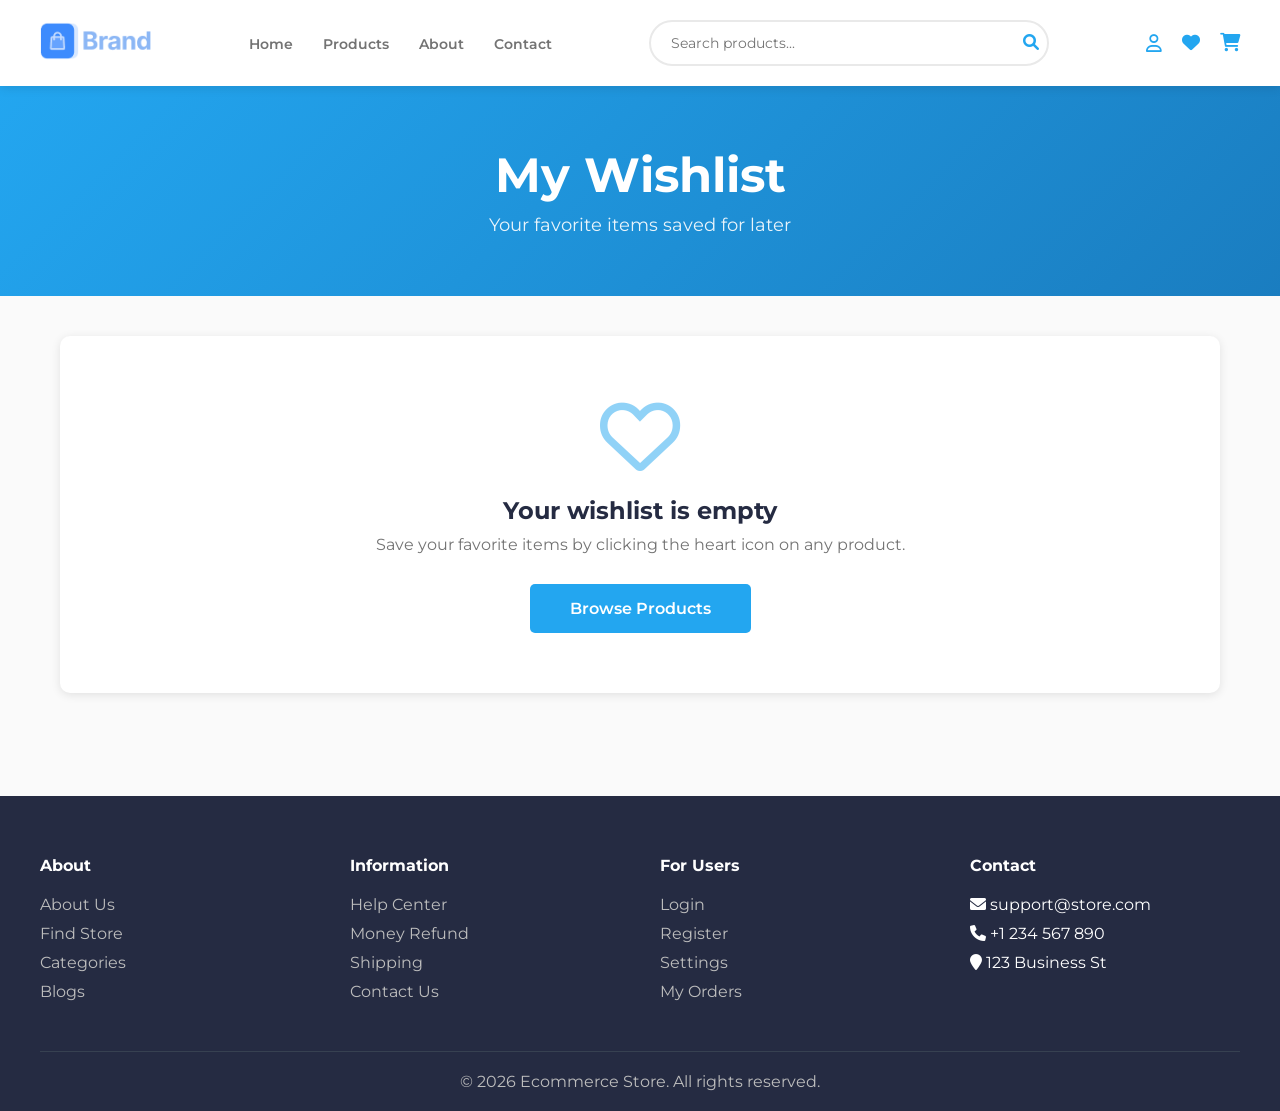
<file: wishlist.html>
<!DOCTYPE html>
<html lang="en">
<head>
    <meta charset="UTF-8">
    <meta name="viewport" content="width=device-width, initial-scale=1.0">
    <title>My Wishlist - Ecommerce Store</title>
    <link href="https://fonts.googleapis.com/css2?family=Montserrat:wght@400;500;600;700&display=swap" rel="stylesheet">
    <link rel="stylesheet" href="https://cdnjs.cloudflare.com/ajax/libs/font-awesome/6.0.0/css/all.min.css">
    <style>
        * {
            margin: 0;
            padding: 0;
            box-sizing: border-box;
        }
        
        body {
            font-family: 'Montserrat', sans-serif;
            color: #252B42;
            background: #FAFAFA;
        }
        
        /* Header */
        header {
            display: flex;
            justify-content: space-between;
            align-items: center;
            padding: 20px 40px;
            background: white;
            box-shadow: 0 2px 10px rgba(0,0,0,0.1);
            position: sticky;
            top: 0;
            z-index: 1000;
        }
        
        .logo img {
            height: 40px;
            cursor: pointer;
        }
        
        nav ul {
            display: flex;
            list-style: none;
            gap: 30px;
        }
        
        nav a {
            text-decoration: none;
            color: #737373;
            font-weight: 600;
            font-size: 14px;
            transition: color 0.3s;
            cursor: pointer;
        }
        
        nav a:hover,
        nav a.active {
            color: #23A6F0;
        }
        
        .header-icons {
            display: flex;
            gap: 20px;
            color: #23A6F0;
            font-size: 18px;
            cursor: pointer;
            align-items: center;
        }
        
        .header-icons a {
            color: #23A6F0;
            text-decoration: none;
            position: relative;
        }
        
        .cart-count, .wishlist-count {
            background: #23A6F0;
            color: white;
            border-radius: 50%;
            padding: 2px 6px;
            font-size: 12px;
            position: absolute;
            top: -10px;
            right: -10px;
            display: none;
        }
        
        /* Search Bar */
        .search-container {
            position: relative;
            flex: 1;
            max-width: 400px;
            margin: 0 20px;
        }
        
        .search-input {
            width: 100%;
            padding: 12px 20px;
            border: 2px solid #E9E9E9;
            border-radius: 25px;
            font-family: 'Montserrat', sans-serif;
            font-size: 14px;
            transition: all 0.3s;
        }
        
        .search-input:focus {
            outline: none;
            border-color: #23A6F0;
            box-shadow: 0 0 0 3px rgba(35,166,240,0.1);
        }
        
        .search-button {
            position: absolute;
            right: 10px;
            top: 50%;
            transform: translateY(-50%);
            background: none;
            border: none;
            color: #23A6F0;
            cursor: pointer;
            font-size: 16px;
        }
        
        .search-results {
            position: absolute;
            top: 100%;
            left: 0;
            right: 0;
            background: white;
            border: 1px solid #E9E9E9;
            border-radius: 10px;
            box-shadow: 0 5px 20px rgba(0,0,0,0.1);
            max-height: 400px;
            overflow-y: auto;
            display: none;
            z-index: 1000;
            margin-top: 5px;
        }
        
        .search-result-item {
            display: flex;
            align-items: center;
            gap: 15px;
            padding: 15px;
            border-bottom: 1px solid #E9E9E9;
            cursor: pointer;
            transition: background 0.3s;
        }
        
        .search-result-item:last-child {
            border-bottom: none;
        }
        
        .search-result-item:hover {
            background: #F5F5F5;
        }
        
        .search-result-item img {
            width: 50px;
            height: 50px;
            object-fit: cover;
            border-radius: 5px;
        }
        
        .search-result-info h4 {
            font-size: 14px;
            margin-bottom: 5px;
        }
        
        .search-result-info p {
            color: #23A6F0;
            font-weight: 600;
            font-size: 13px;
        }
        
        .no-results {
            padding: 20px;
            text-align: center;
            color: #737373;
        }
        
        /* Page Header */
        .page-header {
            background: linear-gradient(135deg, #23A6F0 0%, #1a7dc0 100%);
            color: white;
            padding: 60px 20px;
            text-align: center;
        }
        
        .page-header h1 {
            font-size: 48px;
            margin-bottom: 10px;
        }
        
        .page-header p {
            font-size: 18px;
            opacity: 0.9;
        }
        
        /* Wishlist Grid */
        .wishlist-container {
            max-width: 1200px;
            margin: 40px auto;
            padding: 0 20px;
            min-height: 400px;
        }
        
        .wishlist-grid {
            display: grid;
            grid-template-columns: repeat(4, 1fr);
            gap: 30px;
        }
        
        .product-card {
            background: white;
            border-radius: 10px;
            overflow: hidden;
            box-shadow: 0 2px 10px rgba(0,0,0,0.1);
            transition: all 0.3s;
            cursor: pointer;
            position: relative;
        }
        
        .product-card:hover {
            transform: translateY(-5px);
            box-shadow: 0 10px 30px rgba(0,0,0,0.15);
        }
        
        .product-image {
            height: 250px;
            overflow: hidden;
            background: #f5f5f5;
            position: relative;
        }
        
        .product-image img {
            width: 100%;
            height: 100%;
            object-fit: cover;
            transition: transform 0.5s;
        }
        
        .product-card:hover .product-image img {
            transform: scale(1.1);
        }
        
        .remove-wishlist {
            position: absolute;
            top: 10px;
            right: 10px;
            background: white;
            width: 40px;
            height: 40px;
            border-radius: 50%;
            display: flex;
            align-items: center;
            justify-content: center;
            cursor: pointer;
            z-index: 10;
            box-shadow: 0 2px 5px rgba(0,0,0,0.1);
            transition: all 0.3s;
            border: none;
        }
        
        .remove-wishlist i {
            color: #FF4444;
            font-size: 20px;
        }
        
        .remove-wishlist:hover {
            transform: scale(1.1);
            background: #FF4444;
        }
        
        .remove-wishlist:hover i {
            color: white;
        }
        
        .product-info {
            padding: 20px;
            text-align: center;
        }
        
        .product-info h3 {
            margin-bottom: 10px;
            font-size: 16px;
        }
        
        .product-price {
            color: #23A6F0;
            font-size: 18px;
            font-weight: 700;
            margin-bottom: 15px;
        }
        
        .btn-add {
            background: #23A6F0;
            color: white;
            border: none;
            padding: 10px 20px;
            border-radius: 5px;
            cursor: pointer;
            font-weight: 600;
            width: 100%;
            transition: background 0.3s;
        }
        
        .btn-add:hover {
            background: #1a7dc0;
        }
        
        /* Empty Wishlist */
        .empty-wishlist {
            text-align: center;
            padding: 60px 20px;
            background: white;
            border-radius: 10px;
            box-shadow: 0 2px 10px rgba(0,0,0,0.1);
        }
        
        .empty-wishlist i {
            font-size: 80px;
            color: #23A6F0;
            margin-bottom: 20px;
            opacity: 0.5;
        }
        
        .empty-wishlist h2 {
            font-size: 24px;
            margin-bottom: 10px;
            color: #252B42;
        }
        
        .empty-wishlist p {
            color: #737373;
            margin-bottom: 30px;
        }
        
        .btn-shop {
            display: inline-block;
            padding: 15px 40px;
            background: #23A6F0;
            color: white;
            text-decoration: none;
            border-radius: 5px;
            font-weight: 600;
            transition: all 0.3s;
        }
        
        .btn-shop:hover {
            background: #1a7dc0;
            transform: translateY(-2px);
        }
        
        /* Footer */
        footer {
            background: #252B42;
            color: white;
            padding: 60px 40px 20px;
            margin-top: 60px;
        }
        
        .footer-content {
            display: grid;
            grid-template-columns: repeat(4, 1fr);
            gap: 40px;
            max-width: 1200px;
            margin: 0 auto 40px;
        }
        
        .footer-section h4 {
            margin-bottom: 20px;
        }
        
        .footer-section ul {
            list-style: none;
        }
        
        .footer-section ul li {
            margin-bottom: 10px;
        }
        
        .footer-section a {
            color: #BDBDBD;
            text-decoration: none;
            transition: color 0.3s;
            cursor: pointer;
        }
        
        .footer-section a:hover {
            color: #23A6F0;
        }
        
        .footer-bottom {
            text-align: center;
            padding-top: 20px;
            border-top: 1px solid #374151;
            color: #BDBDBD;
        }
        
        /* Responsive */
        @media (max-width: 1024px) {
            .wishlist-grid {
                grid-template-columns: repeat(3, 1fr);
            }
        }
        
        @media (max-width: 768px) {
            header {
                flex-direction: column;
                gap: 15px;
            }
            
            nav ul {
                gap: 15px;
                flex-wrap: wrap;
                justify-content: center;
            }
            
            .search-container {
                width: 100%;
                max-width: 100%;
                margin: 10px 0;
            }
            
            .wishlist-grid {
                grid-template-columns: repeat(2, 1fr);
            }
            
            .footer-content {
                grid-template-columns: repeat(2, 1fr);
            }
        }
        
        @media (max-width: 480px) {
            .wishlist-grid {
                grid-template-columns: 1fr;
            }
            
            .footer-content {
                grid-template-columns: 1fr;
            }
        }
    </style>
</head>
<body>

    <header>
        <div class="logo" onclick="location.href='index.html'">
            <img src="assests/logo/logo-colored.png" alt="Bandage">
        </div>
        
        <nav>
            <ul>
                <li><a href="index.html">Home</a></li>
                <li><a href="products.html">Products</a></li>
                  <li><a href="index.html#about">About</a></li>
        <li><a href="index.html#contact">Contact</a></li>
              
            </ul>
        </nav>

        <!-- Search Bar -->
        <div class="search-container">
            <input type="text" class="search-input" id="searchInput" placeholder="Search products..." autocomplete="off">
            <button class="search-button" id="searchButton"><i class="fas fa-search"></i></button>
            <div class="search-results" id="searchResults"></div>
        </div>
        
        <div class="header-icons">
            <i class="far fa-user"></i>
            <a href="wishlist.html" style="position: relative;">
                <i class="fas fa-heart"></i>
                <span class="wishlist-count" id="wishlistCount"></span>
            </a>
            <a href="cart.html" style="position: relative;">
                <i class="fas fa-shopping-cart"></i>
                <span class="cart-count" id="cartCount"></span>
            </a>
        </div>
    </header>

    <div class="page-header">
        <h1>My Wishlist</h1>
        <p>Your favorite items saved for later</p>
    </div>

    <div class="wishlist-container">
        <div id="wishlistItems"></div>
    </div>

    <footer>
        <div class="footer-content">
            <div class="footer-section">
                <h4>About</h4>
                <ul>
                    <!-- In the footer section, update these lines: -->
<li><a href="index.html#about">About Us</a></li>
                    <li><a href="#">Find Store</a></li>
                    <li><a href="#">Categories</a></li>
                    <li><a href="#">Blogs</a></li>
                </ul>
            </div>
            <div class="footer-section">
                <h4>Information</h4>
                <ul>
                    <li><a href="#">Help Center</a></li>
                    <li><a href="#">Money Refund</a></li>
                    <li><a href="#">Shipping</a></li>
                    <li><a href="index.html#contact">Contact Us</a></li>
                </ul>
            </div>
            <div class="footer-section">
                <h4>For Users</h4>
                <ul>
                    <li><a href="#">Login</a></li>
                    <li><a href="#">Register</a></li>
                    <li><a href="#">Settings</a></li>
                    <li><a href="#">My Orders</a></li>
                </ul>
            </div>
            <div class="footer-section">
                <h4>Contact</h4>
                <ul>
                    <li><i class="fas fa-envelope"></i> support@store.com</li>
                    <li><i class="fas fa-phone"></i> +1 234 567 890</li>
                    <li><i class="fas fa-map-marker"></i> 123 Business St</li>
                </ul>
            </div>
        </div>
        <div class="footer-bottom">
            <p>© 2026 Ecommerce Store. All rights reserved.</p>
        </div>
    </footer>

    <script>
        // Product Database (same as products page)
        const allProducts = [
            // Clothing
            { id: 1, name: 'Brown Faux Fur Jacket', price: 89.99, category: 'Clothing', image: 'assests/cloth/2 1.png' },
            { id: 2, name: 'Slim-Fit Cargo Pants', price: 49.99, category: 'Clothing', image: 'assests/cloth/Bitmap (2).png' },
            { id: 3, name: 'Cotton T-Shirt', price: 24.99, category: 'Clothing', image: 'assests/cloth/Bitmap.png' },
            { id: 4, name: 'Real Leather Bifold Wallet', price: 39.99, category: 'Clothing', image: 'assests/cloth/image 24.png' },
            { id: 5, name: 'Denim Crossbody Bag', price: 44.99, category: 'Clothing', image: 'assests/cloth/image 26.png' },
            { id: 6, name: 'Classic Wool-Blend Overcoat', price: 149.99, category: 'Clothing', image: 'assests/cloth/image 30.png' },
            // Interior
            { id: 7, name: 'Comfortable Sofa Chair', price: 199.99, category: 'Interior', image: 'assests/interior/1.png' },
            { id: 8, name: 'Handmade Terracotta Pot', price: 34.99, category: 'Interior', image: 'assests/interior/3.png' },
            { id: 9, name: 'Modern Lamp', price: 59.99, category: 'Interior', image: 'assests/interior/6.png' },
            { id: 10, name: 'Portable Adjustable Chair', price: 79.99, category: 'Interior', image: 'assests/interior/7.png' },
            { id: 11, name: 'Kitchen Mixer', price: 129.99, category: 'Interior', image: 'assests/interior/8.png' },
            { id: 12, name: 'Electric Juicer', price: 69.99, category: 'Interior', image: 'assests/interior/9.png' },
            { id: 13, name: 'Decorative Plant', price: 29.99, category: 'Interior', image: 'assests/interior/image 89.png' },
            { id: 14, name: 'Terracotta Pot', price: 34.99, category: 'Interior', image: 'assests/interior/image 90.png' },
            { id: 15, name: 'Comfortable Mattress', price: 299.99, category: 'Interior', image: 'assests/interior/image 93.png' },
            // Tech
            { id: 16, name: 'Digital Camera', price: 249.99, category: 'Technology', image: 'assests/tech/6.png' },
            { id: 17, name: 'Smart Watch', price: 179.99, category: 'Technology', image: 'assests/tech/8.png' },
            { id: 18, name: 'iPhone', price: 999.99, category: 'Technology', image: 'assests/tech/image 23.png' },
            { id: 19, name: 'Premium Headphones', price: 149.99, category: 'Technology', image: 'assests/tech/image 29.png' },
            { id: 20, name: 'Tablet', price: 399.99, category: 'Technology', image: 'assests/tech/image 32.png' },
            { id: 21, name: 'iPhone', price: 899.99, category: 'Technology', image: 'assests/tech/image 33.png' },
            { id: 22, name: 'Laptop', price: 899.99, category: 'Technology', image: 'assests/tech/image 34.png' },
            { id: 23, name: 'Thormus Device', price: 199.99, category: 'Technology', image: 'assests/tech/image 85.png' },
            { id: 24, name: 'Wireless Headphones', price: 89.99, category: 'Technology', image: 'assests/tech/image 86.png' }
        ];

        // ===== SCROLL TO SECTION =====
        window.scrollToSection = function(sectionId) {
            const section = document.getElementById(sectionId);
            if (section) {
                section.scrollIntoView({ behavior: 'smooth' });
            }
        };

        // ===== SEARCH FUNCTIONALITY =====
        const searchInput = document.getElementById('searchInput');
        const searchButton = document.getElementById('searchButton');
        const searchResults = document.getElementById('searchResults');

        function performSearch(query) {
            if (query.length < 2) {
                searchResults.style.display = 'none';
                return;
            }
            
            const results = allProducts.filter(product => 
                product.name.toLowerCase().includes(query.toLowerCase()) ||
                product.category.toLowerCase().includes(query.toLowerCase())
            );
            
            displaySearchResults(results);
        }

        function displaySearchResults(results) {
            if (results.length === 0) {
                searchResults.innerHTML = '<div class="no-results">No products found</div>';
            } else {
                searchResults.innerHTML = results.map(product => `
                    <div class="search-result-item" onclick="location.href='product-details.html?id=${product.id}'">
                        <img src="${product.image}" alt="${product.name}" onerror="this.src='https://via.placeholder.com/50x50'">
                        <div class="search-result-info">
                            <h4>${product.name}</h4>
                            <p>$${product.price.toFixed(2)}</p>
                        </div>
                    </div>
                `).join('');
            }
            searchResults.style.display = 'block';
        }

        if (searchInput) {
            searchInput.addEventListener('input', function(e) {
                performSearch(e.target.value);
            });

            searchButton.addEventListener('click', function() {
                performSearch(searchInput.value);
            });

            document.addEventListener('click', function(e) {
                if (!searchInput.contains(e.target) && !searchResults.contains(e.target)) {
                    searchResults.style.display = 'none';
                }
            });
        }

        // ===== DISPLAY WISHLIST ITEMS =====
        function displayWishlist() {
            const wishlist = JSON.parse(localStorage.getItem('wishlist')) || [];
            const container = document.getElementById('wishlistItems');
            
            if (wishlist.length === 0) {
                container.innerHTML = `
                    <div class="empty-wishlist">
                        <i class="far fa-heart"></i>
                        <h2>Your wishlist is empty</h2>
                        <p>Save your favorite items by clicking the heart icon on any product.</p>
                        <a href="products.html" class="btn-shop">Browse Products</a>
                    </div>
                `;
                return;
            }
            
            // Get full product details for wishlist items
            const wishlistProducts = allProducts.filter(p => wishlist.includes(p.id));
            
            let gridHTML = '<div class="wishlist-grid">';
            
            wishlistProducts.forEach(product => {
                gridHTML += `
                    <div class="product-card" data-id="${product.id}">
                        <div class="product-image">
                            <img src="${product.image}" alt="${product.name}" onerror="this.src='https://via.placeholder.com/250x250?text=Product'">
                            <button class="remove-wishlist" onclick="event.stopPropagation(); removeFromWishlist(${product.id})">
                                <i class="fas fa-times"></i>
                            </button>
                        </div>
                        <div class="product-info">
                            <h3>${product.name}</h3>
                            <p class="product-price">$${product.price.toFixed(2)}</p>
                            <button class="btn-add" onclick="event.stopPropagation(); addToCart(${product.id})">Add to Cart</button>
                        </div>
                    </div>
                `;
            });
            
            gridHTML += '</div>';
            container.innerHTML = gridHTML;
        }

        // ===== REMOVE FROM WISHLIST =====
        window.removeFromWishlist = function(productId) {
            let wishlist = JSON.parse(localStorage.getItem('wishlist')) || [];
            wishlist = wishlist.filter(id => id !== productId);
            localStorage.setItem('wishlist', JSON.stringify(wishlist));
            
            // Animate removal
            const productCard = document.querySelector(`.product-card[data-id="${productId}"]`);
            if (productCard) {
                productCard.style.transform = 'scale(0)';
                productCard.style.opacity = '0';
                setTimeout(() => {
                    displayWishlist();
                    updateWishlistCount();
                }, 300);
            }
            
            showNotification('Removed from wishlist');
        };

        // ===== ADD TO CART =====
        window.addToCart = function(productId) {
            const product = allProducts.find(p => p.id === productId);
            let cart = JSON.parse(localStorage.getItem('cart')) || [];
            
            const existingItem = cart.find(item => item.id === productId);
            
            if (existingItem) {
                existingItem.quantity += 1;
            } else {
                cart.push({
                    id: productId,
                    name: product.name,
                    price: product.price,
                    quantity: 1,
                    image: product.image
                });
            }
            
            localStorage.setItem('cart', JSON.stringify(cart));
            updateCartCount();
            showNotification(`${product.name} added to cart!`);
        };

        // ===== UPDATE COUNTS =====
        function updateCartCount() {
            const cart = JSON.parse(localStorage.getItem('cart')) || [];
            const totalItems = cart.reduce((sum, item) => sum + item.quantity, 0);
            const cartCount = document.getElementById('cartCount');
            if (cartCount) {
                if (totalItems > 0) {
                    cartCount.textContent = totalItems;
                    cartCount.style.display = 'inline';
                } else {
                    cartCount.style.display = 'none';
                }
            }
        }

        function updateWishlistCount() {
            const wishlist = JSON.parse(localStorage.getItem('wishlist')) || [];
            const wishlistCount = document.getElementById('wishlistCount');
            if (wishlistCount) {
                if (wishlist.length > 0) {
                    wishlistCount.textContent = wishlist.length;
                    wishlistCount.style.display = 'inline';
                } else {
                    wishlistCount.style.display = 'none';
                }
            }
        }

        // ===== NOTIFICATION FUNCTION =====
        function showNotification(message) {
            const notification = document.createElement('div');
            notification.textContent = message;
            notification.style.cssText = `
                position: fixed;
                bottom: 20px;
                right: 20px;
                background: #23A6F0;
                color: white;
                padding: 15px 25px;
                border-radius: 5px;
                box-shadow: 0 5px 15px rgba(0,0,0,0.2);
                z-index: 9999;
                animation: slideIn 0.3s ease;
            `;
            
            document.body.appendChild(notification);
            
            setTimeout(() => {
                notification.style.animation = 'slideOut 0.3s ease';
                setTimeout(() => {
                    document.body.removeChild(notification);
                }, 300);
            }, 2000);
        }

        // Add animation styles
        const style = document.createElement('style');
        style.textContent = `
            @keyframes slideIn {
                from { transform: translateX(100%); opacity: 0; }
                to { transform: translateX(0); opacity: 1; }
            }
            @keyframes slideOut {
                from { transform: translateX(0); opacity: 1; }
                to { transform: translateX(100%); opacity: 0; }
            }
        `;
        document.head.appendChild(style);

        // Initialize
        displayWishlist();
        updateCartCount();
        updateWishlistCount();
    </script>
</body>
</html>
</file>
